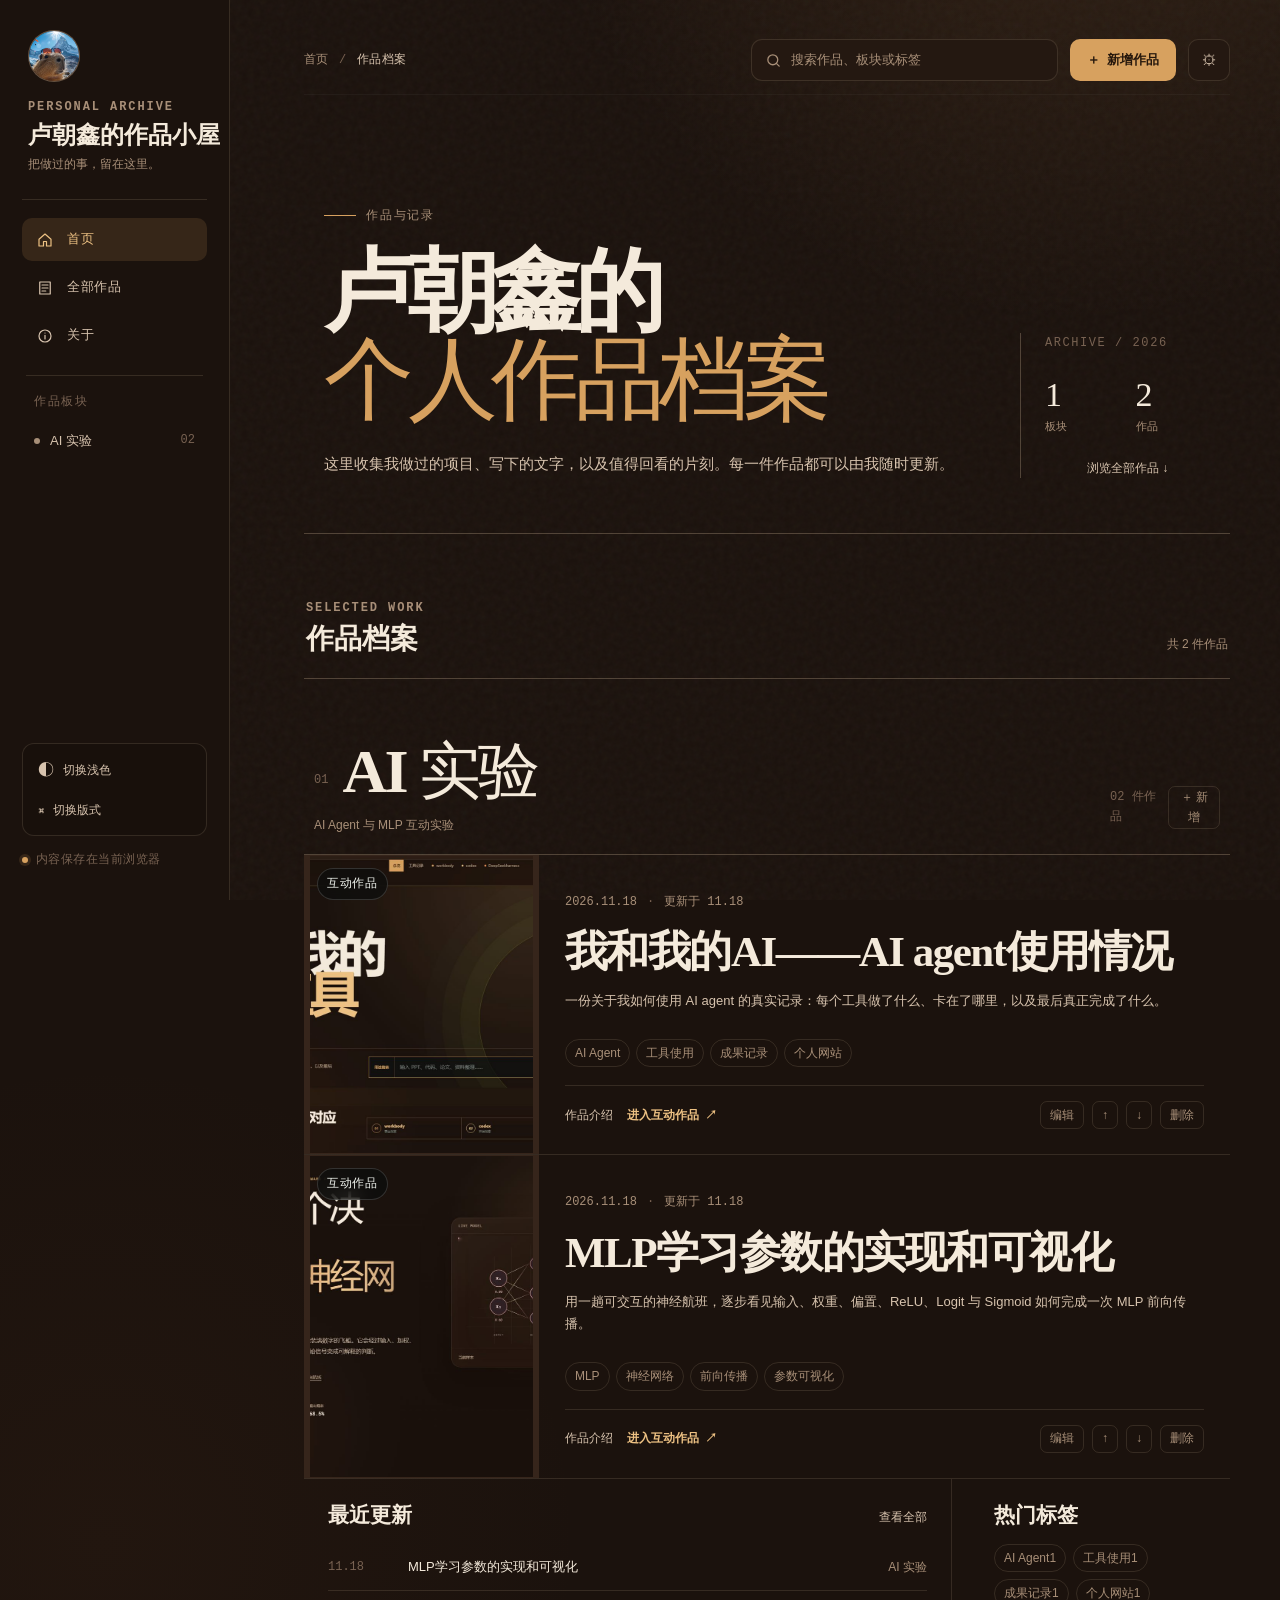
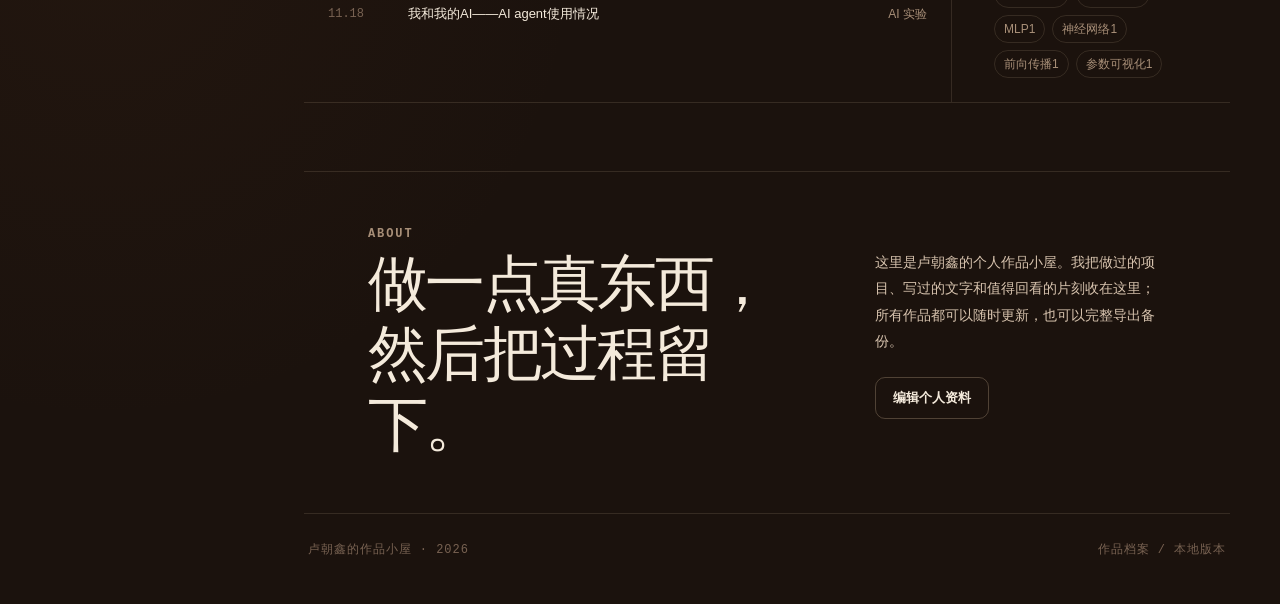
<file: index.html>
<!doctype html>
<html lang="zh-CN">
<head>
  <meta charset="utf-8">
  <meta name="viewport" content="width=device-width, initial-scale=1">
  <meta name="description" content="一个可以在本地管理作品、图片与外部链接的个人作品集。">
  <meta name="theme-color" content="#1b120d">
  <title>卢朝鑫的作品小屋</title>
  <link rel="icon" href="data:image/svg+xml,%3Csvg xmlns='http://www.w3.org/2000/svg' viewBox='0 0 64 64'%3E%3Crect width='64' height='64' rx='16' fill='%231b120d'/%3E%3Cpath d='M17 20h30v9H17zM17 35h18v9H17zM41 35h6v9h-6z' fill='%23d7a15f'/%3E%3C/svg%3E">
  <link rel="stylesheet" href="styles.css">
</head>
<body data-layout="index" data-theme="dark">
  <a class="skip-link" href="#mainContent">跳到主要内容</a>

  <div class="app-shell">
    <aside class="sidebar" id="sidebar" aria-label="个人资料与作品导航">
      <button class="mobile-sidebar-close icon-button" id="closeSidebarButton" type="button" aria-label="关闭导航">×</button>

      <div class="profile">
        <div class="avatar-frame">
          <img id="profileAvatar" class="avatar" alt="" hidden>
          <span id="profileMonogram" class="avatar avatar-fallback" aria-hidden="true">卢</span>
        </div>
        <div class="profile-copy">
          <p class="eyebrow">PERSONAL ARCHIVE</p>
          <h1 id="sidebarSiteName">卢朝鑫的作品小屋</h1>
          <p id="sidebarTagline" class="site-tagline">把做过的事，留在这里。</p>
        </div>
      </div>

      <nav class="sidebar-nav" aria-label="站内导航">
        <a class="nav-item is-active" href="#home" data-nav="home">
          <span class="nav-icon" aria-hidden="true">
            <svg viewBox="0 0 24 24"><path d="M4 11 12 4l8 7v9h-6v-6h-4v6H4z"/></svg>
          </span>
          <span>首页</span>
        </a>
        <a class="nav-item" href="#workArchive" data-nav="workArchive">
          <span class="nav-icon" aria-hidden="true">
            <svg viewBox="0 0 24 24"><path d="M5 4h14v16H5zM8 8h8M8 12h8M8 16h5"/></svg>
          </span>
          <span>全部作品</span>
        </a>
        <a class="nav-item" href="#aboutSection" data-nav="about">
          <span class="nav-icon" aria-hidden="true">
            <svg viewBox="0 0 24 24"><circle cx="12" cy="12" r="8"/><path d="M12 11v5M12 8h.01"/></svg>
          </span>
          <span>关于</span>
        </a>
      </nav>

      <div class="sidebar-divider" aria-hidden="true"></div>
      <p class="nav-label">作品板块</p>
      <nav class="module-nav" id="moduleNav" aria-label="作品板块"></nav>

      <div class="sidebar-bottom">
        <div class="view-controls" aria-label="页面外观">
          <button class="sidebar-tool" id="themeButton" type="button" aria-label="切换明暗主题">
            <span class="theme-glyph" aria-hidden="true">◐</span>
            <span id="themeButtonText">切换浅色</span>
          </button>
          <button class="sidebar-tool" id="layoutButton" type="button">
            <span aria-hidden="true">⌘</span>
            <span>切换版式</span>
          </button>
        </div>
        <p class="local-status"><span class="status-dot" aria-hidden="true"></span>内容保存在当前浏览器</p>
      </div>
    </aside>

    <div class="mobile-scrim" id="sidebarScrim" hidden></div>

    <main class="main-content" id="mainContent">
      <header class="topbar">
        <div class="topbar-leading">
          <button class="mobile-menu-button icon-button" id="openSidebarButton" type="button" aria-label="打开导航">☰</button>
          <p class="breadcrumb"><span>首页</span><i aria-hidden="true">/</i><strong id="breadcrumbCurrent">作品档案</strong></p>
        </div>

        <div class="topbar-actions">
          <label class="search-control" for="searchInput">
            <svg aria-hidden="true" viewBox="0 0 24 24"><circle cx="11" cy="11" r="7"/><path d="m16 16 4 4"/></svg>
            <input id="searchInput" type="search" autocomplete="off" placeholder="搜索作品、板块或标签">
            <button id="clearSearchButton" class="clear-search" type="button" aria-label="清空搜索" hidden>×</button>
          </label>
          <button class="primary-button" id="addWorkButton" type="button">
            <span aria-hidden="true">＋</span>
            新增作品
          </button>
          <button class="icon-button manage-icon" id="settingsButton" type="button" aria-label="站点设置" title="站点设置">⚙</button>
        </div>
      </header>

      <section class="hero" id="home" aria-labelledby="heroTitle">
        <div class="hero-copy">
          <p class="hero-kicker"><span></span>作品与记录</p>
          <h2 id="heroTitle">
            <span id="heroOwnerName">卢朝鑫</span>的<br>
            <em>个人作品档案</em>
          </h2>
          <p class="hero-intro" id="heroIntro">这里收集我做过的项目、写下的文字，以及值得回看的片刻。每一件作品都可以由我随时更新。</p>
        </div>

        <div class="hero-aside" aria-label="作品统计">
          <p class="hero-index" id="heroIndex">ARCHIVE / 2026</p>
          <div class="hero-counts">
            <div>
              <strong id="moduleCount">0</strong>
              <span>板块</span>
            </div>
            <div>
              <strong id="workCount">0</strong>
              <span>作品</span>
            </div>
          </div>
          <button class="text-button" id="exploreButton" type="button">
            浏览全部作品 <span aria-hidden="true">↓</span>
          </button>
        </div>
      </section>

      <section class="archive-section" id="workArchive" aria-labelledby="archiveTitle">
        <div class="section-heading">
          <div>
            <p class="section-kicker">SELECTED WORK</p>
            <h2 id="archiveTitle">作品档案</h2>
          </div>
          <p class="results-copy" id="resultsCopy" aria-live="polite">全部作品</p>
        </div>

        <div class="workspace" id="workspace"></div>

        <div class="empty-state" id="emptyState" hidden>
          <span class="empty-mark" aria-hidden="true">∅</span>
          <h3 id="emptyTitle">还没有作品</h3>
          <p id="emptyCopy">新增第一件作品，它会连同所属的板块大标题一起出现在首页。</p>
          <button class="primary-button" id="emptyActionButton" type="button">新增作品</button>
        </div>
      </section>

      <section class="lower-grid" aria-label="最近更新与标签">
        <section class="recent-section" aria-labelledby="recentTitle">
          <div class="subsection-heading">
            <h2 id="recentTitle">最近更新</h2>
            <button class="text-button" type="button" data-scroll="workArchive">查看全部</button>
          </div>
          <ol class="recent-list" id="recentList"></ol>
        </section>

        <section class="tags-section" aria-labelledby="tagsTitle">
          <div class="subsection-heading">
            <h2 id="tagsTitle">热门标签</h2>
          </div>
          <div class="tag-cloud" id="tagCloud"></div>
        </section>
      </section>

      <section class="about-section" id="aboutSection" aria-labelledby="aboutTitle">
        <p class="section-kicker">ABOUT</p>
        <div class="about-grid">
          <h2 id="aboutTitle">做一点真东西，<br>然后把过程留下。</h2>
          <div>
            <p id="aboutCopy">这是个人作品档案的第一版。你可以在设置中修改头像、站点名、简介和作品板块；上传的图片保存在当前浏览器里，也可以完整导出备份。</p>
            <button class="outline-button" id="editProfileButton" type="button">编辑个人资料</button>
          </div>
        </div>
      </section>

      <footer class="site-footer">
        <p><span id="footerSiteName">卢朝鑫的作品小屋</span> · <span id="footerYear">2026</span></p>
        <p>作品档案 / 本地版本</p>
      </footer>
    </main>
  </div>

  <dialog class="dialog work-dialog" id="workEditorDialog" aria-labelledby="workEditorTitle">
    <form id="workForm" class="dialog-form" novalidate>
      <header class="dialog-header">
        <div>
          <p class="dialog-kicker">WORK EDITOR</p>
          <h2 id="workEditorTitle">新增作品</h2>
        </div>
        <button class="dialog-close" id="closeWorkEditorButton" type="button" aria-label="关闭">×</button>
      </header>

      <div class="editor-highlight">
        <label class="field module-title-field">
          <span>板块大标题 <b>*</b></span>
          <input id="fieldModuleTitle" name="moduleTitle" type="text" maxlength="48" list="moduleSuggestions" required placeholder="例如：AI 实验、摄影、学习记录">
          <datalist id="moduleSuggestions"></datalist>
          <small>选择已有板块；输入新名称会自动创建新板块。</small>
        </label>
      </div>

      <div class="editor-grid">
        <label class="field wide-field">
          <span>作品标题 <b>*</b></span>
          <input id="fieldWorkTitle" name="title" type="text" maxlength="100" required placeholder="给这件作品起一个清楚的名字">
        </label>

        <label class="field">
          <span>作品形式</span>
          <select id="fieldWorkType" name="type">
            <option value="mixed">图文 / 综合</option>
            <option value="app">互动作品</option>
            <option value="image">图片作品</option>
            <option value="text">文字作品</option>
            <option value="link">网址作品</option>
          </select>
        </label>

        <label class="field">
          <span>作品日期</span>
          <input id="fieldWorkDate" name="date" type="date">
        </label>

        <label class="field">
          <span>发布状态</span>
          <select id="fieldWorkStatus" name="status">
            <option value="published">发布</option>
            <option value="draft">草稿</option>
          </select>
        </label>

        <label class="field wide-field">
          <span>一句话介绍</span>
          <textarea id="fieldSummary" name="summary" rows="3" maxlength="320" placeholder="用一两句话说明这件作品是什么、解决了什么问题"></textarea>
        </label>

        <label class="field wide-field">
          <span>正文内容</span>
          <textarea id="fieldBody" name="body" rows="8" placeholder="支持普通文字，空行会保留为段落。图片可在下方单独上传。"></textarea>
        </label>

        <label class="field wide-field">
          <span>相关网址</span>
          <textarea id="fieldLinks" name="links" rows="3" placeholder="每行一个：作品在线预览 | https://example.com"></textarea>
          <small>没有名称时直接粘贴网址即可；外部链接会在新窗口打开。</small>
        </label>

        <label class="field wide-field">
          <span>标签</span>
          <input id="fieldTags" name="tags" type="text" maxlength="220" placeholder="用逗号分隔，例如：机器学习, 交互设计, 摄影">
        </label>

        <div class="field wide-field">
          <span>作品图片</span>
          <label class="upload-zone" id="imageUploadZone" for="fieldImages">
            <span class="upload-icon" aria-hidden="true">＋</span>
            <strong>选择图片或拖进来</strong>
            <small>支持 JPG、PNG、WebP；上传后自动压缩，第一张作为封面。</small>
          </label>
          <input id="fieldImages" type="file" accept="image/jpeg,image/png,image/webp,image/gif" multiple hidden>
          <div class="image-editor-list" id="imageEditorList"></div>
        </div>

        <label class="checkbox-field wide-field">
          <input id="fieldFeatured" type="checkbox">
          <span>在首页优先展示</span>
        </label>
      </div>

      <p class="form-error" id="workFormError" role="alert" hidden></p>

      <footer class="dialog-actions">
        <button class="outline-button" id="cancelWorkEditorButton" type="button">取消</button>
        <button class="primary-button" type="submit">保存作品</button>
      </footer>
    </form>
  </dialog>

  <dialog class="dialog detail-dialog" id="workDetailDialog" aria-labelledby="detailTitle">
    <div class="detail-shell">
      <header class="detail-topbar">
        <button class="outline-button" id="closeDetailButton" type="button">← 返回作品列表</button>
        <button class="outline-button" id="editCurrentWorkButton" type="button">编辑这件作品</button>
      </header>
      <div id="detailContent"></div>
    </div>
  </dialog>

  <dialog class="dialog interactive-dialog" id="interactiveDialog" aria-labelledby="interactiveDialogTitle">
    <div class="interactive-shell">
      <header class="interactive-toolbar">
        <button class="outline-button compact" id="interactiveBackButton" type="button">← 返回作品介绍</button>
        <div class="interactive-title">
          <span>小屋内的互动作品</span>
          <strong id="interactiveDialogTitle">我和我的AI——AI agent使用情况</strong>
        </div>
        <button class="dialog-close" id="closeInteractiveButton" type="button" aria-label="关闭互动作品">×</button>
      </header>
      <iframe id="interactiveFrame" title="我和我的AI——AI agent使用情况互动页面" allow="fullscreen"></iframe>
    </div>
  </dialog>

  <dialog class="dialog settings-dialog" id="settingsDialog" aria-labelledby="settingsTitle">
    <form id="settingsForm" class="dialog-form">
      <header class="dialog-header">
        <div>
          <p class="dialog-kicker">SITE SETTINGS</p>
          <h2 id="settingsTitle">站点设置</h2>
        </div>
        <button class="dialog-close" id="closeSettingsButton" type="button" aria-label="关闭">×</button>
      </header>

      <div class="settings-tabs" role="tablist" aria-label="设置分类">
        <button class="settings-tab is-active" type="button" role="tab" aria-selected="true" data-settings-tab="profile">个人资料</button>
        <button class="settings-tab" type="button" role="tab" aria-selected="false" data-settings-tab="modules">板块管理</button>
        <button class="settings-tab" type="button" role="tab" aria-selected="false" data-settings-tab="backup">备份与恢复</button>
      </div>

      <section class="settings-panel" data-settings-panel="profile">
        <div class="avatar-settings">
          <div class="avatar-frame small">
            <img id="settingsAvatarPreview" class="avatar" alt="" hidden>
            <span id="settingsAvatarFallback" class="avatar avatar-fallback" aria-hidden="true">卢</span>
          </div>
          <div>
            <label class="outline-button file-button" for="fieldAvatar">更换头像</label>
            <input id="fieldAvatar" type="file" accept="image/jpeg,image/png,image/webp" hidden>
            <button class="text-button danger-text" id="removeAvatarButton" type="button">移除头像</button>
          </div>
        </div>
        <div class="editor-grid">
          <label class="field">
            <span>站点名称</span>
            <input id="fieldSiteName" type="text" maxlength="48" placeholder="例如：林野的小站">
          </label>
          <label class="field">
            <span>你的名字</span>
            <input id="fieldOwnerName" type="text" maxlength="32" placeholder="例如：林野">
          </label>
          <label class="field wide-field">
            <span>一句话副标题</span>
            <input id="fieldTagline" type="text" maxlength="90" placeholder="例如：Attention Is All I Need">
          </label>
          <label class="field wide-field">
            <span>首页简介</span>
            <textarea id="fieldIntro" rows="4" maxlength="600"></textarea>
          </label>
          <label class="field wide-field">
            <span>关于页文字</span>
            <textarea id="fieldAbout" rows="5" maxlength="1200"></textarea>
          </label>
        </div>
      </section>

      <section class="settings-panel" data-settings-panel="modules" hidden>
        <p class="settings-note">板块顺序会同步到左侧导航和首页。删除板块会同时删除其中的作品。</p>
        <div class="module-manager" id="moduleManager"></div>
      </section>

      <section class="settings-panel" data-settings-panel="backup" hidden>
        <div class="backup-card">
          <div>
            <h3>完整导出</h3>
            <p>导出作品文字、板块、个人资料以及已上传的图片。文件可重新导入当前浏览器。</p>
          </div>
          <button class="outline-button" id="exportBackupButton" type="button">导出 JSON 备份</button>
        </div>
        <div class="backup-card">
          <div>
            <h3>导入备份</h3>
            <p>导入会覆盖当前内容。建议先导出一次现有数据。</p>
          </div>
          <button class="outline-button" id="importBackupTrigger" type="button">选择备份文件</button>
          <input id="importBackupInput" type="file" accept="application/json,.json" hidden>
        </div>
        <div class="backup-card danger-zone">
          <div>
            <h3>恢复示例内容</h3>
            <p>清空当前作品并重新载入初始示例。这个操作不能撤销。</p>
          </div>
          <button class="outline-button danger-button" id="resetDemoButton" type="button">恢复示例</button>
        </div>
      </section>

      <p class="form-error" id="settingsFormError" role="alert" hidden></p>

      <footer class="dialog-actions">
        <button class="outline-button" id="cancelSettingsButton" type="button">关闭</button>
        <button class="primary-button" id="saveSettingsButton" type="submit">保存设置</button>
      </footer>
    </form>
  </dialog>

  <dialog class="dialog layout-dialog" id="layoutDialog" aria-labelledby="layoutTitle">
    <div class="layout-shell">
      <header class="dialog-header">
        <div>
          <p class="dialog-kicker">VISUAL DIRECTIONS</p>
          <h2 id="layoutTitle">选择页面气质</h2>
        </div>
        <button class="dialog-close" id="closeLayoutDialogButton" type="button" aria-label="关闭">×</button>
      </header>
      <p class="layout-intro">三套版式使用同一批作品与同一套编辑功能。文字、图片、板块和作品数量都不会改变。</p>
      <div class="layout-options">
        <button class="layout-option" type="button" data-layout-choice="studio">
          <span class="layout-preview preview-studio" aria-hidden="true">
            <i></i><i></i><i></i>
          </span>
          <span><b>A · 侧栏编辑室</b><small>最接近参考图，安静、克制，适合图文档案。</small></span>
        </button>
        <button class="layout-option" type="button" data-layout-choice="gallery">
          <span class="layout-preview preview-gallery" aria-hidden="true">
            <i></i><i></i><i></i>
          </span>
          <span><b>B · 作品画廊</b><small>封面驱动、大图优先，适合视觉作品较多的作品集。</small></span>
        </button>
        <button class="layout-option" type="button" data-layout-choice="index">
          <span class="layout-preview preview-index" aria-hidden="true">
            <i></i><i></i><i></i>
          </span>
          <span><b>C · 索引档案</b><small>文字层级更强，像一本可检索的创作目录。</small></span>
        </button>
      </div>
      <div class="layout-footer">
        <p>当前版式：<strong id="currentLayoutName">侧栏编辑室</strong></p>
        <button class="primary-button" id="layoutDoneButton" type="button">使用这个版式</button>
      </div>
    </div>
  </dialog>

  <div class="toast" id="toast" role="status" aria-live="polite" aria-atomic="true"></div>

  <noscript>
    <div class="noscript">作品管理与展示需要启用 JavaScript。</div>
  </noscript>

  <script src="assets/embedded-images.js"></script>
  <script src="app.js"></script>
</body>
</html>
</file>
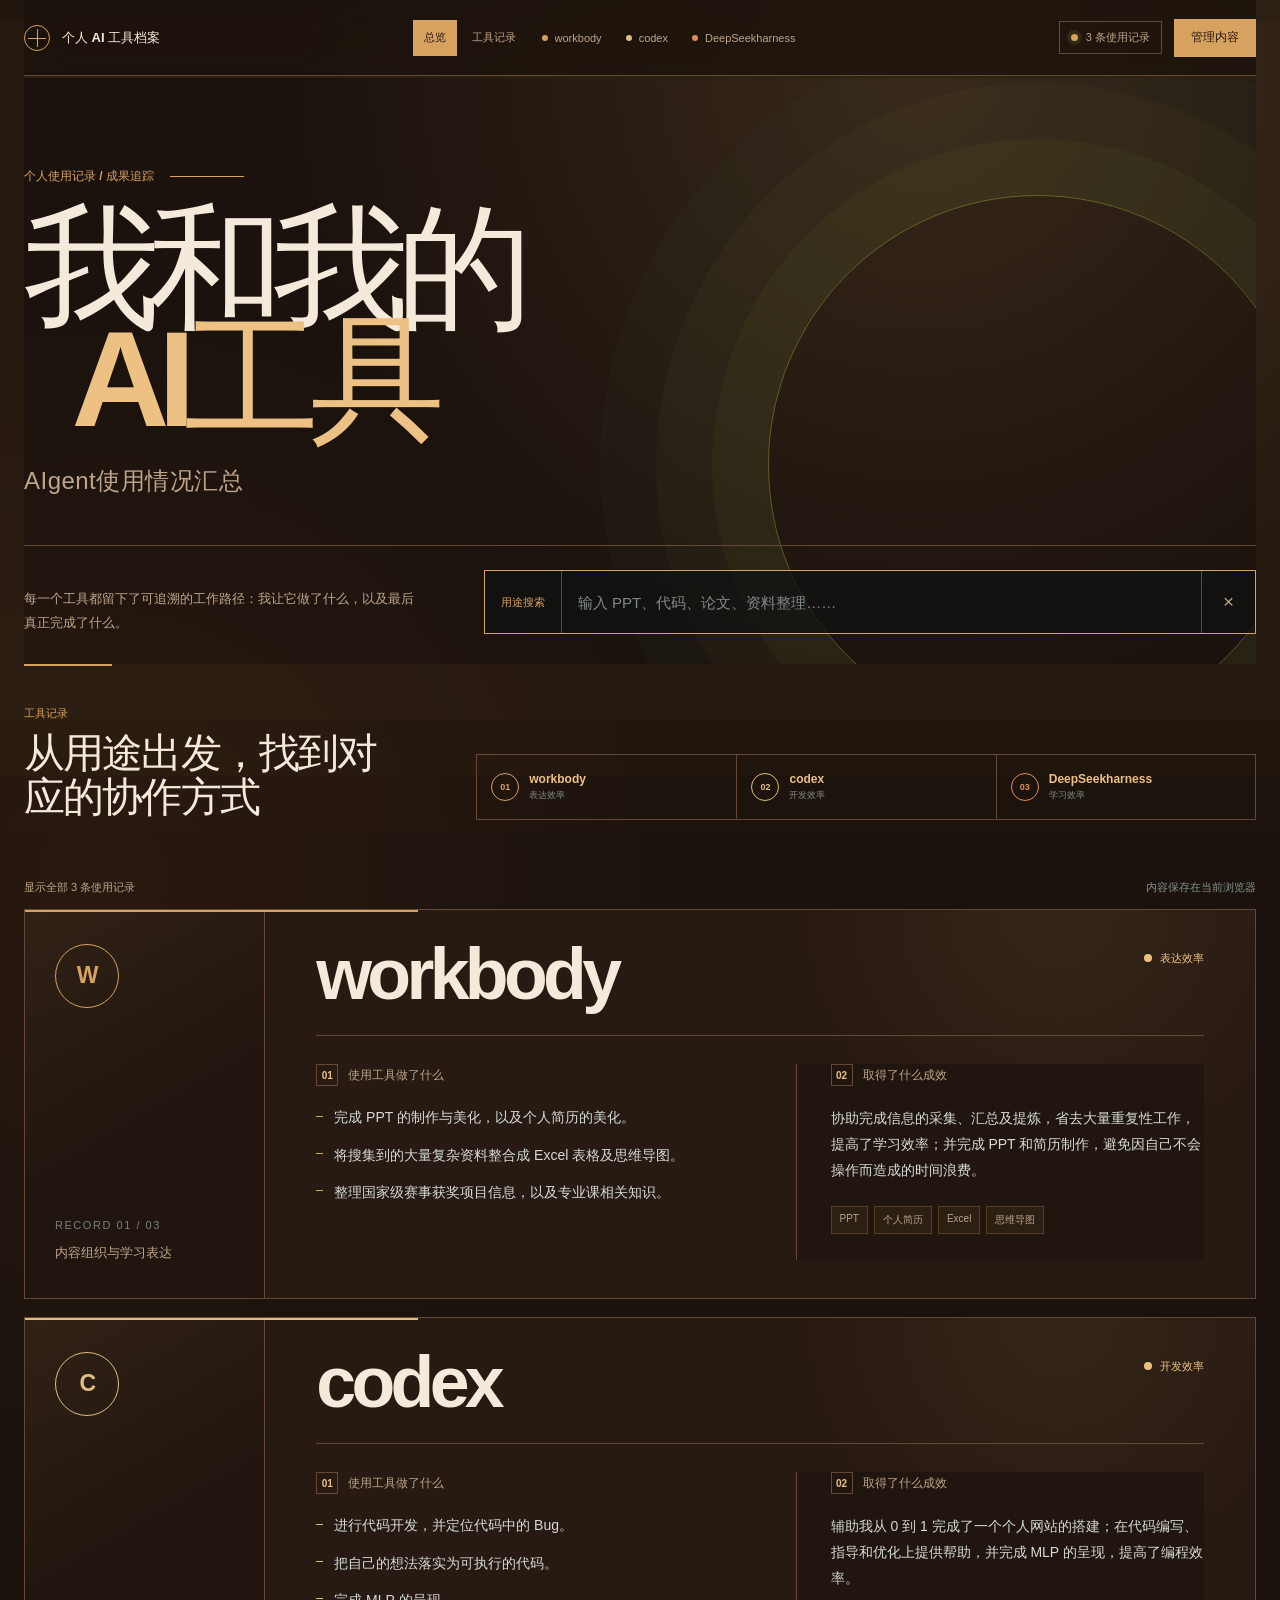
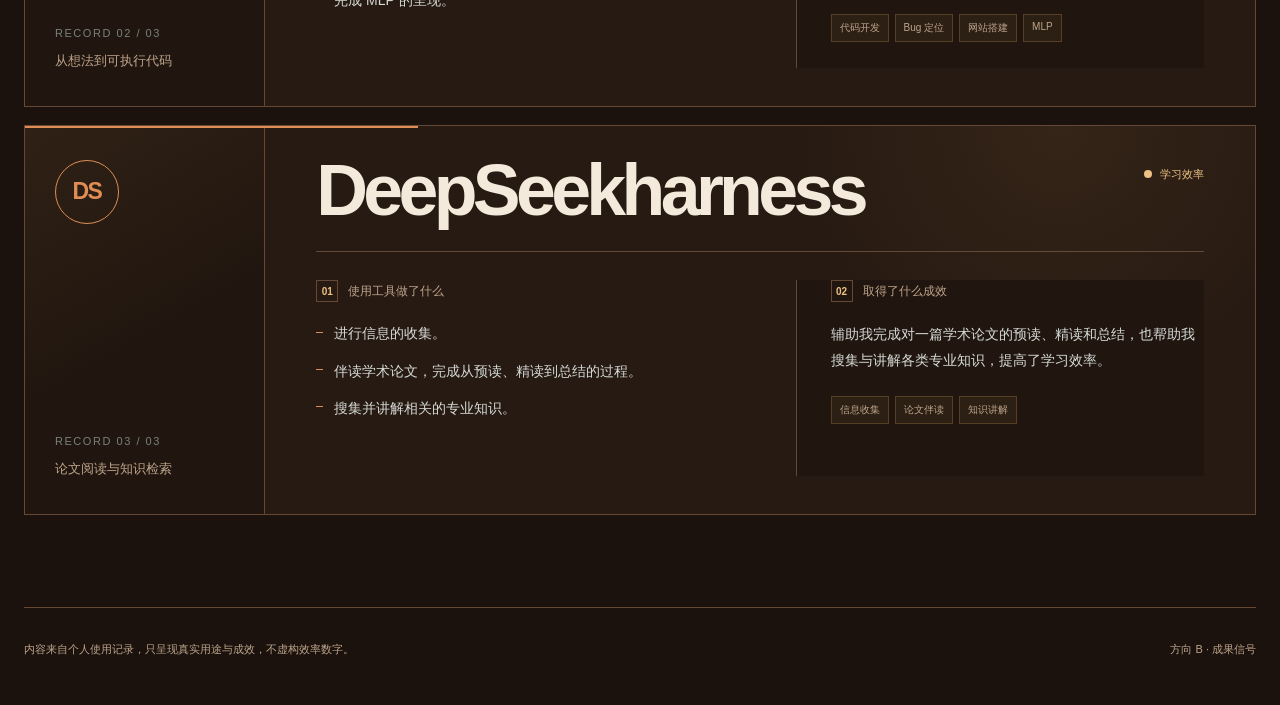
<file: works/ai-agent/index.html>
<!doctype html>
<html lang="zh-CN">
<head>
  <meta charset="utf-8">
  <meta name="viewport" content="width=device-width, initial-scale=1">
  <meta name="description" content="我和我的AI工具：AIgent使用情况汇总">
  <meta name="theme-color" content="#1b120d">
  <title>我和我的AI——AI agent使用情况</title>
  <link rel="icon" href="data:image/svg+xml,%3Csvg xmlns='http://www.w3.org/2000/svg' viewBox='0 0 64 64'%3E%3Crect width='64' height='64' rx='14' fill='%230e1111'/%3E%3Ccircle cx='32' cy='32' r='20' fill='none' stroke='%23dcff54' stroke-width='3'/%3E%3Cpath d='M32 12v40M12 32h40' stroke='%23dcff54' stroke-width='2'/%3E%3C/svg%3E">
  <link rel="stylesheet" href="styles.css">
  <link rel="stylesheet" href="warm-theme.css">
</head>
<body>
  <div class="shell">
    <header class="site-header" id="siteHeader">
      <div class="topbar">
        <a class="brand" href="#overview" aria-label="返回页面顶部">
          <span class="brand-mark" aria-hidden="true"></span>
          <span>个人 AI 工具档案</span>
        </a>
        <nav class="site-nav" id="siteNav" aria-label="主导航">
          <a class="nav-link is-active" href="#overview" data-nav-section="overview">总览</a>
          <a class="nav-link" href="#tool-index" data-nav-section="tools">工具记录</a>
          <div class="nav-tool-links" id="toolNavLinks"></div>
        </nav>
        <div class="top-actions">
          <span class="status" id="statusText">3 条使用记录</span>
          <button class="manage-button" id="manageButton" type="button" aria-expanded="false" aria-controls="managementToolbar">
            管理内容
          </button>
        </div>
      </div>
      <div class="nav-progress" aria-hidden="true"><span id="navProgress"></span></div>
    </header>

    <main id="top">
      <section class="hero" id="overview" aria-labelledby="pageTitle" data-nav-target="overview">
        <div class="hero-copy">
          <p class="hero-meta">个人使用记录 / 成果追踪</p>
          <h1 id="pageTitle">我和我的<br><em>AI工具</em></h1>
          <p class="subtitle">AIgent使用情况汇总</p>
        </div>
        <div class="hero-bottom">
          <p class="hero-note">每一个工具都留下了可追溯的工作路径：我让它做了什么，以及最后真正完成了什么。</p>
          <div class="search-box" role="search">
            <label for="searchInput">用途搜索</label>
            <input id="searchInput" type="search" autocomplete="off" placeholder="输入 PPT、代码、论文、资料整理……" aria-describedby="searchHint">
            <button class="clear-search" id="clearSearch" type="button" aria-label="清空搜索">×</button>
          </div>
          <p class="sr-only" id="searchHint">搜索会匹配工具名称、用途、成效和标签。</p>
        </div>
      </section>

      <section class="tool-index" id="tool-index" data-nav-target="tools" aria-labelledby="toolIndexTitle">
        <div class="tool-index-copy">
          <p>工具记录</p>
          <h2 id="toolIndexTitle">从用途出发，找到对应的协作方式</h2>
        </div>
        <nav class="tool-switcher" id="toolSwitcher" aria-label="快速切换工具板块"></nav>
      </section>

      <section class="management-toolbar" id="managementToolbar" aria-label="内容管理工具" hidden>
        <div class="management-copy">
          <strong>内容管理</strong>
          <span>修改会自动保存在当前浏览器，可随时导出备份。</span>
        </div>
        <div class="management-actions">
          <button class="toolbar-button primary" id="addToolButton" type="button">新增工具</button>
          <button class="toolbar-button" id="exportButton" type="button">导出备份</button>
          <button class="toolbar-button" id="importButton" type="button">导入备份</button>
          <button class="toolbar-button danger" id="resetButton" type="button">恢复初始内容</button>
          <button class="toolbar-button finish" id="finishManageButton" type="button">完成管理</button>
          <input id="importFileInput" type="file" accept="application/json,.json" hidden>
        </div>
      </section>

      <section class="results-bar" aria-live="polite" aria-atomic="true">
        <p id="resultsText">显示全部 3 条使用记录</p>
        <p class="save-state" id="saveState">内容保存在当前浏览器</p>
      </section>

      <section class="tool-list" id="toolList" aria-label="AI 工具使用记录"></section>

      <section class="empty-state" id="emptyState" role="status" hidden>
        <strong id="emptyTitle">暂时没有匹配记录</strong>
        <p id="emptyCopy">换一个用途关键词试试，例如“简历”“代码”或“论文”。</p>
        <button class="text-button" id="emptyAction" type="button">清空搜索</button>
      </section>
    </main>

    <footer>
      <p>内容来自个人使用记录，只呈现真实用途与成效，不虚构效率数字。</p>
      <p>方向 B · 成果信号</p>
    </footer>
  </div>

  <div class="toast" id="toast" role="status" aria-live="polite" aria-atomic="true"></div>

  <dialog class="editor-dialog" id="editorDialog" aria-labelledby="editorTitle">
    <form class="editor-form" id="toolForm" novalidate>
      <header class="editor-head">
        <div>
          <p class="editor-kicker">工具使用记录</p>
          <h2 id="editorTitle">新增 AI 工具</h2>
        </div>
        <button class="dialog-close" id="closeEditorButton" type="button" aria-label="关闭编辑窗口">×</button>
      </header>

      <div class="editor-grid">
        <label class="field">
          <span>工具名称 <b aria-hidden="true">*</b></span>
          <input id="fieldName" name="name" type="text" maxlength="60" autocomplete="off" required placeholder="例如 workbody">
        </label>

        <label class="field compact-field">
          <span>字母标记</span>
          <input id="fieldMonogram" name="monogram" type="text" maxlength="4" autocomplete="off" placeholder="W">
        </label>

        <label class="field">
          <span>用途概括</span>
          <input id="fieldFocus" name="focus" type="text" maxlength="80" autocomplete="off" placeholder="例如 内容组织与学习表达">
        </label>

        <label class="field">
          <span>成果关键词</span>
          <input id="fieldSignal" name="signal" type="text" maxlength="40" autocomplete="off" placeholder="例如 表达效率">
        </label>

        <label class="field wide-field">
          <span>使用工具做了什么 <b aria-hidden="true">*</b></span>
          <textarea id="fieldUses" name="uses" rows="5" required placeholder="每行填写一项用途"></textarea>
          <small>每一行会生成一条用途记录。</small>
        </label>

        <label class="field wide-field">
          <span>取得了什么成效 <b aria-hidden="true">*</b></span>
          <textarea id="fieldResult" name="result" rows="5" required placeholder="填写使用工具后取得的真实成效"></textarea>
        </label>

        <label class="field wide-field">
          <span>标签</span>
          <input id="fieldTags" name="tags" type="text" maxlength="180" autocomplete="off" placeholder="用逗号分隔，例如 PPT, 简历, Excel">
          <small>标签会参与搜索，也会显示在成效区块中。</small>
        </label>
      </div>

      <p class="form-error" id="formError" role="alert" hidden></p>

      <footer class="editor-actions">
        <button class="toolbar-button" id="cancelEditorButton" type="button">取消</button>
        <button class="toolbar-button primary" type="submit">保存记录</button>
      </footer>
    </form>
  </dialog>

  <noscript>
    <div class="noscript">此网站的编辑与搜索功能需要启用 JavaScript。</div>
  </noscript>

  <script src="embed-mode.js"></script>
  <script src="app.js"></script>
</body>
</html>
</file>
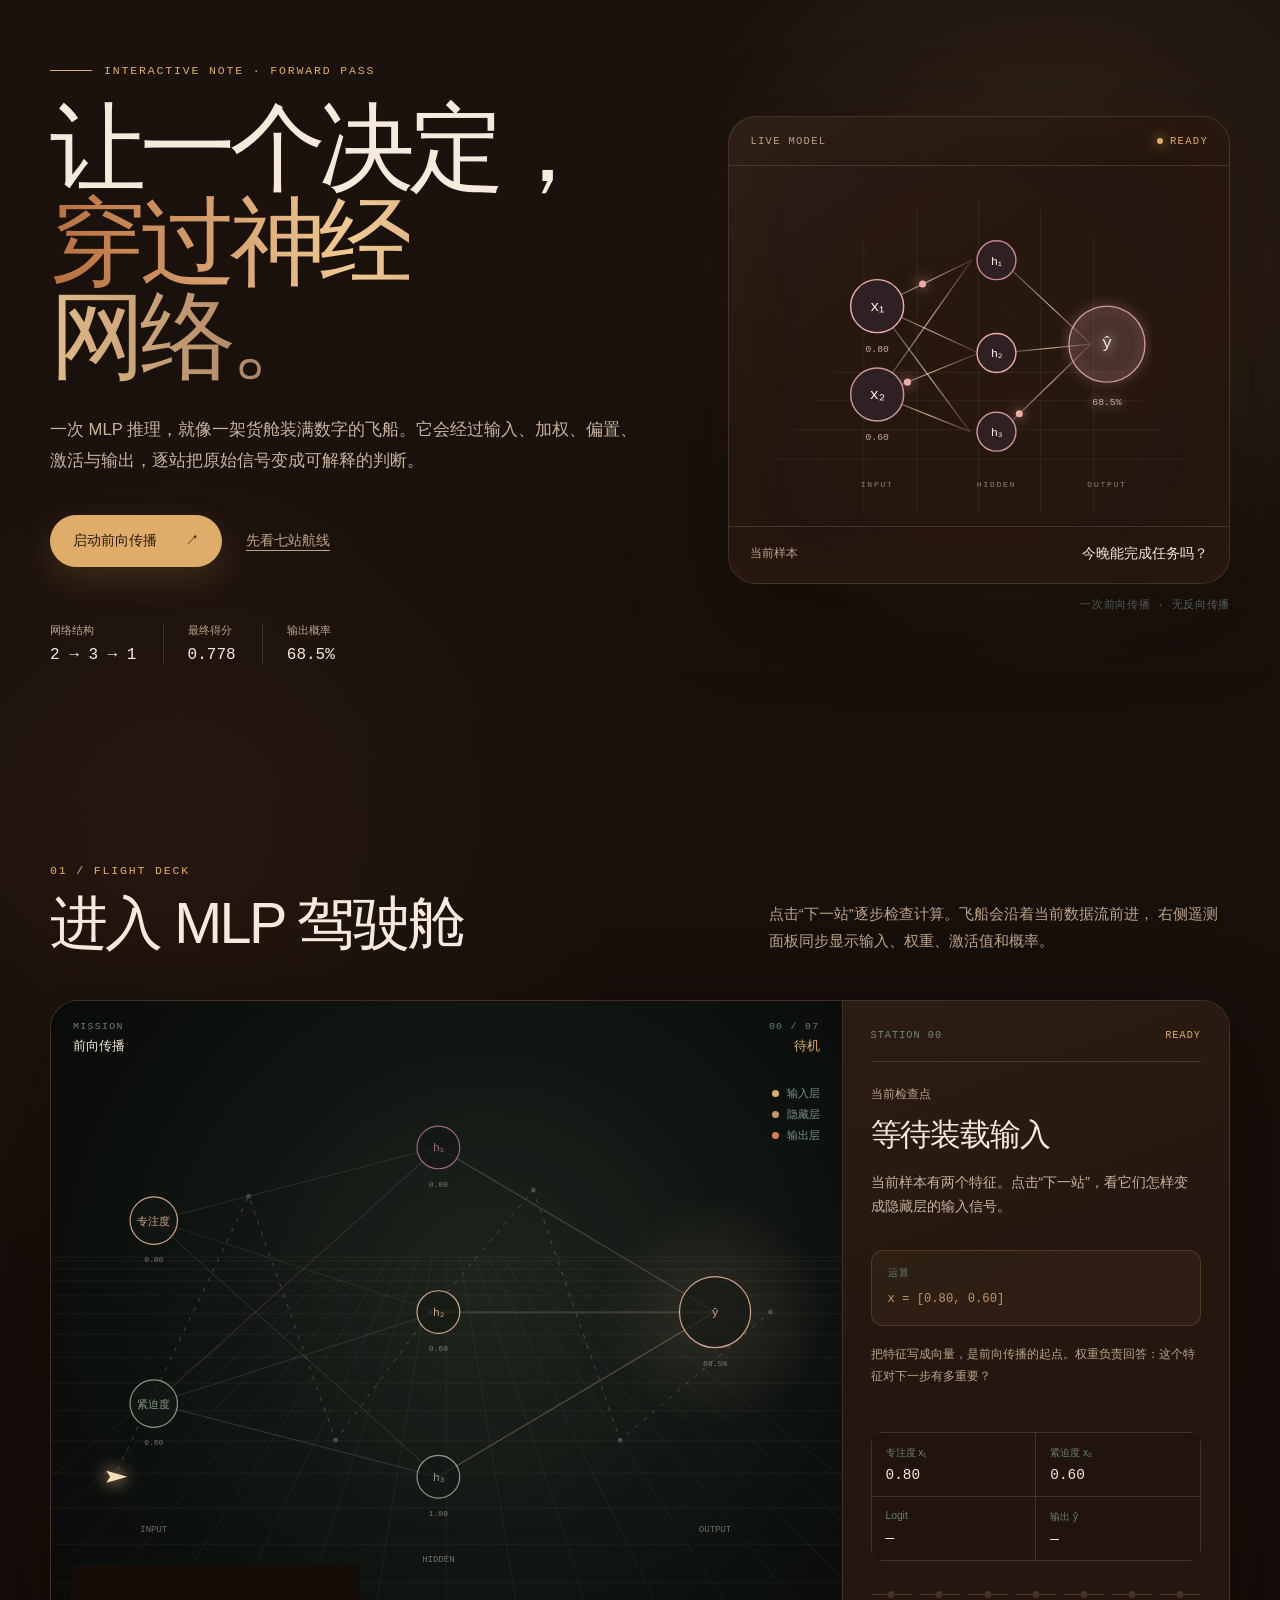
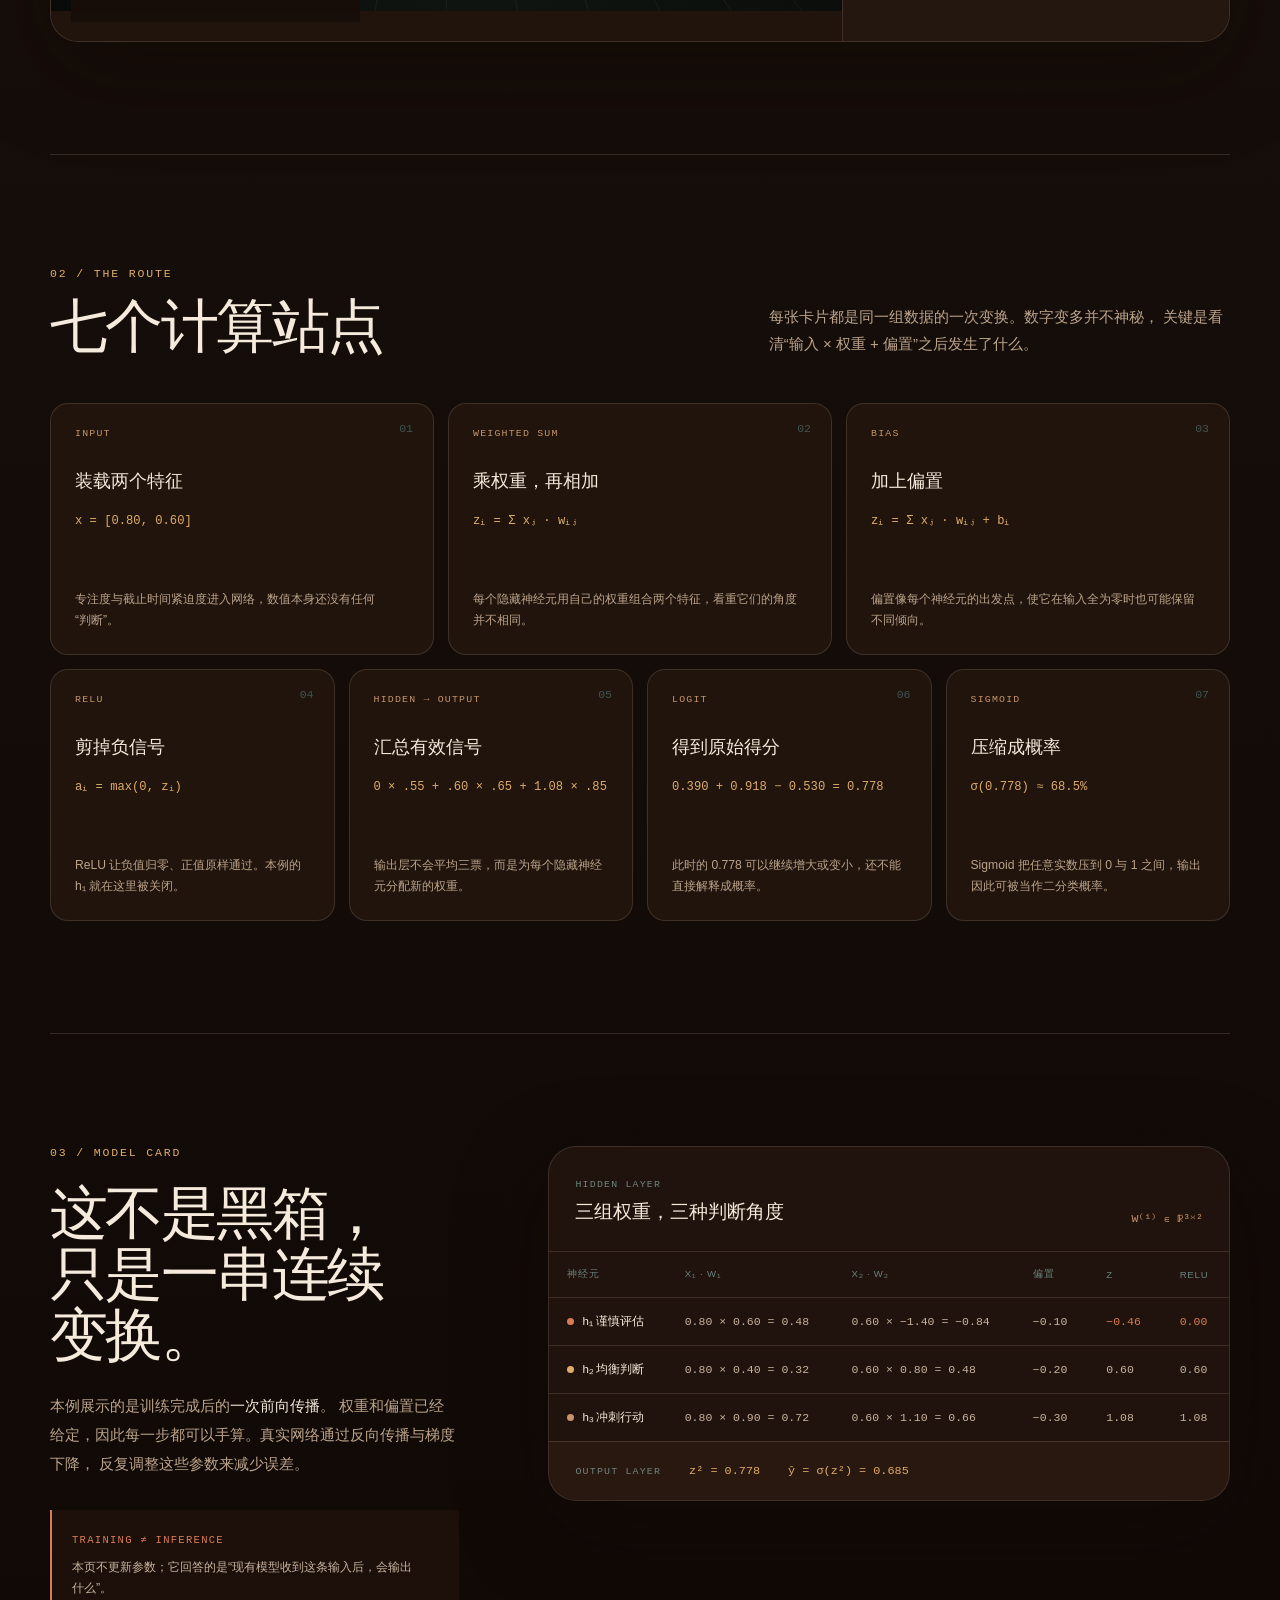
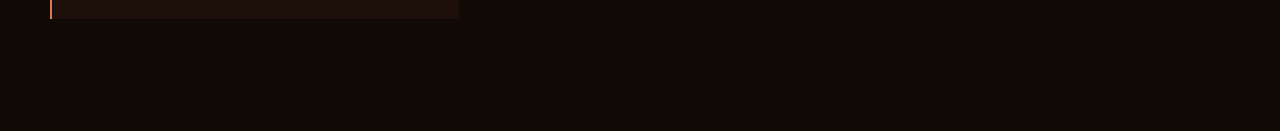
<file: works/mlp-neural-flight/index.html>
<!doctype html>
<html lang="zh-CN">
  <head>
    <meta charset="utf-8">
    <meta name="viewport" content="width=device-width, initial-scale=1">
    <meta name="description" content="用一趟可交互的神经航班，看懂多层感知机（MLP）的一次前向传播。">
    <meta name="theme-color" content="#1b120d">
    <title>MLP学习参数的实现和可视化 · MLP 神经航班</title>
    <link rel="icon" href="./favicon.svg" type="image/svg+xml">
    <link rel="stylesheet" href="./styles.css">
    <link rel="stylesheet" href="./portfolio-theme.css">
  </head>
  <body>
    <a class="skip-link" href="#main">跳到主要内容</a>

    <header class="site-header">
      <a class="brand" href="#top" aria-label="MLP 神经航班首页">
        <span class="brand-mark" aria-hidden="true">
          <span></span><span></span><span></span>
        </span>
        <span>MLP / LAB 01</span>
      </a>
      <nav aria-label="页面导航">
        <a href="#cockpit">驾驶舱</a>
        <a href="#flow">七站航线</a>
        <a href="#model">模型说明</a>
      </nav>
    </header>

    <main id="main">
      <section class="hero" id="top">
        <div class="hero-copy">
          <p class="eyebrow"><span></span> INTERACTIVE NOTE · FORWARD PASS</p>
          <h1>让一个决定，<br><em>穿过神经网络。</em></h1>
          <p class="hero-lead">
            一次 MLP 推理，就像一架货舱装满数字的飞船。它会经过输入、加权、偏置、
            激活与输出，逐站把原始信号变成可解释的判断。
          </p>
          <div class="hero-actions">
            <a class="button button-primary" href="#cockpit" id="heroLaunch">
              启动前向传播
              <span aria-hidden="true">↗</span>
            </a>
            <a class="text-link" href="#flow">先看七站航线</a>
          </div>
          <dl class="hero-stats">
            <div>
              <dt>网络结构</dt>
              <dd>2 → 3 → 1</dd>
            </div>
            <div>
              <dt>最终得分</dt>
              <dd>0.778</dd>
            </div>
            <div>
              <dt>输出概率</dt>
              <dd>68.5%</dd>
            </div>
          </dl>
        </div>

        <aside class="hero-visual" aria-label="两层权重网络示意图">
          <div class="visual-shell">
            <div class="visual-meta">
              <span>LIVE MODEL</span>
              <span class="status-dot">READY</span>
            </div>
            <svg viewBox="0 0 520 390" role="img" aria-label="两个输入节点经过三个隐藏节点，输出一个结果">
              <defs>
                <linearGradient id="edgeGlow" x1="0" x2="1">
                  <stop offset="0" stop-color="#7bdff2" stop-opacity=".15"/>
                  <stop offset=".55" stop-color="#d8ff67" stop-opacity=".75"/>
                  <stop offset="1" stop-color="#ff7a59" stop-opacity=".2"/>
                </linearGradient>
                <filter id="softGlow">
                  <feGaussianBlur stdDeviation="6" result="blur"/>
                  <feMerge>
                    <feMergeNode in="blur"/>
                    <feMergeNode in="SourceGraphic"/>
                  </feMerge>
                </filter>
              </defs>
              <g class="map-grid" aria-hidden="true">
                <path d="M30 318H490M50 285H470M75 252H445M96 220H424"/>
                <path d="M130 380V68M190 380V35M260 380V25M330 380V35M390 380V68"/>
              </g>
              <g class="map-edges">
                <path d="M145 145L252 93" />
                <path d="M145 145L260 198" />
                <path d="M145 145L250 287" />
                <path d="M145 245L252 93" />
                <path d="M145 245L260 198" />
                <path d="M145 245L250 287" />
                <path d="M285 93L387 188" />
                <path d="M285 198L387 188" />
                <path d="M285 287L387 188" />
              </g>
              <g class="map-particles" aria-hidden="true">
                <circle r="4"><animateMotion dur="3.4s" repeatCount="indefinite" path="M145 145L252 93"/></circle>
                <circle r="4"><animateMotion dur="3.8s" begin=".5s" repeatCount="indefinite" path="M145 245L260 198"/></circle>
                <circle r="4"><animateMotion dur="3.1s" begin="1s" repeatCount="indefinite" path="M285 287L387 188"/></circle>
              </g>
              <g class="map-node" transform="translate(145 145)">
                <circle r="30"/>
                <text y="5">x₁</text>
                <text class="map-value" x="0" y="52">0.80</text>
              </g>
              <g class="map-node cyan" transform="translate(145 245)">
                <circle r="30"/>
                <text y="5">x₂</text>
                <text class="map-value" x="0" y="52">0.60</text>
              </g>
              <g class="map-node small coral" transform="translate(280 93)">
                <circle r="22"/>
                <text y="5">h₁</text>
              </g>
              <g class="map-node small" transform="translate(280 198)">
                <circle r="22"/>
                <text y="5">h₂</text>
              </g>
              <g class="map-node small cyan" transform="translate(280 287)">
                <circle r="22"/>
                <text y="5">h₃</text>
              </g>
              <g class="map-node output" transform="translate(405 188)" filter="url(#softGlow)">
                <circle r="43"/>
                <text y="4">ŷ</text>
                <text class="map-value" x="0" y="69">68.5%</text>
              </g>
              <g class="layer-labels">
                <text x="145" y="350">INPUT</text>
                <text x="280" y="350">HIDDEN</text>
                <text x="405" y="350">OUTPUT</text>
              </g>
            </svg>
            <div class="visual-caption">
              <span>当前样本</span>
              <strong>今晚能完成任务吗？</strong>
            </div>
          </div>
          <span class="visual-note">一次前向传播 · 无反向传播</span>
        </aside>
      </section>

      <section class="section cockpit-section" id="cockpit">
        <div class="section-heading">
          <div>
            <p class="section-index">01 / FLIGHT DECK</p>
            <h2>进入 MLP 驾驶舱</h2>
          </div>
          <p>
            点击“下一站”逐步检查计算。飞船会沿着当前数据流前进，
            右侧遥测面板同步显示输入、权重、激活值和概率。
          </p>
        </div>

        <div class="cockpit" id="learningExperience">
          <div class="scene-shell">
            <div class="scene-hud">
              <div>
                <span class="hud-label">MISSION</span>
                <strong>前向传播</strong>
              </div>
              <div class="mini-readout">
                <span id="sceneStep">00 / 07</span>
                <strong id="sceneOutput">待机</strong>
              </div>
            </div>

            <canvas
              id="networkCanvas"
              tabindex="0"
              role="img"
              aria-label="MLP 神经网络飞行示意图。两个输入节点连接三个隐藏节点，三个隐藏节点再连接一个输出节点。"
            ></canvas>

            <div class="scene-legend" aria-hidden="true">
              <span><i class="legend-input"></i>输入层</span>
              <span><i class="legend-hidden"></i>隐藏层</span>
              <span><i class="legend-output"></i>输出层</span>
            </div>

            <div class="transport" aria-label="演示控制">
              <button class="control-button" id="resetBtn" type="button" aria-label="回到起点">↺</button>
              <button class="control-button" id="prevBtn" type="button" aria-label="上一站">←</button>
              <button class="control-button control-main" id="nextBtn" type="button">
                下一站 <span aria-hidden="true">→</span>
              </button>
              <button class="control-button" id="autoBtn" type="button" aria-pressed="false">
                自动巡航
              </button>
            </div>
          </div>

          <aside class="telemetry" aria-labelledby="stationTitle" aria-live="polite">
            <div class="telemetry-top">
              <span id="stationIndex">STATION 00</span>
              <span id="stationStatus">READY</span>
            </div>
            <p class="telemetry-kicker">当前检查点</p>
            <h3 id="stationTitle">等待装载输入</h3>
            <p id="stationIntro" class="station-intro">
              当前样本有两个特征。点击“下一站”，看它们怎样变成隐藏层的输入信号。
            </p>

            <div class="formula-card">
              <span>运算</span>
              <code id="stationFormula">x = [0.80, 0.60]</code>
            </div>
            <p id="stationDetail" class="station-detail">
              把特征写成向量，是前向传播的起点。权重负责回答：这个特征对下一步有多重要？
            </p>

            <dl class="telemetry-grid">
              <div>
                <dt>专注度 x₁</dt>
                <dd>0.80</dd>
              </div>
              <div>
                <dt>紧迫度 x₂</dt>
                <dd>0.60</dd>
              </div>
              <div>
                <dt>Logit</dt>
                <dd id="logitValue">—</dd>
              </div>
              <div>
                <dt>输出 ŷ</dt>
                <dd id="probabilityValue">—</dd>
              </div>
            </dl>

            <div class="station-track" id="stationTrack" aria-label="七站航线"></div>
          </aside>
        </div>
      </section>

      <section class="section flow-section" id="flow">
        <div class="section-heading">
          <div>
            <p class="section-index">02 / THE ROUTE</p>
            <h2>七个计算站点</h2>
          </div>
          <p>
            每张卡片都是同一组数据的一次变换。数字变多并不神秘，
            关键是看清“输入 × 权重 + 偏置”之后发生了什么。
          </p>
        </div>

        <div class="flow-grid">
          <article class="flow-card" data-step="0" tabindex="0">
            <span class="flow-number">01</span>
            <p class="flow-tag">INPUT</p>
            <h3>装载两个特征</h3>
            <code>x = [0.80, 0.60]</code>
            <p>专注度与截止时间紧迫度进入网络，数值本身还没有任何“判断”。</p>
          </article>
          <article class="flow-card" data-step="1" tabindex="0">
            <span class="flow-number">02</span>
            <p class="flow-tag">WEIGHTED SUM</p>
            <h3>乘权重，再相加</h3>
            <code>zᵢ = Σ xⱼ · wᵢⱼ</code>
            <p>每个隐藏神经元用自己的权重组合两个特征，看重它们的角度并不相同。</p>
          </article>
          <article class="flow-card" data-step="2" tabindex="0">
            <span class="flow-number">03</span>
            <p class="flow-tag">BIAS</p>
            <h3>加上偏置</h3>
            <code>zᵢ = Σ xⱼ · wᵢⱼ + bᵢ</code>
            <p>偏置像每个神经元的出发点，使它在输入全为零时也可能保留不同倾向。</p>
          </article>
          <article class="flow-card" data-step="3" tabindex="0">
            <span class="flow-number">04</span>
            <p class="flow-tag">RELU</p>
            <h3>剪掉负信号</h3>
            <code>aᵢ = max(0, zᵢ)</code>
            <p>ReLU 让负值归零、正值原样通过。本例的 h₁ 就在这里被关闭。</p>
          </article>
          <article class="flow-card" data-step="4" tabindex="0">
            <span class="flow-number">05</span>
            <p class="flow-tag">HIDDEN → OUTPUT</p>
            <h3>汇总有效信号</h3>
            <code>0 × .55 + .60 × .65 + 1.08 × .85</code>
            <p>输出层不会平均三票，而是为每个隐藏神经元分配新的权重。</p>
          </article>
          <article class="flow-card" data-step="5" tabindex="0">
            <span class="flow-number">06</span>
            <p class="flow-tag">LOGIT</p>
            <h3>得到原始得分</h3>
            <code>0.390 + 0.918 − 0.530 = 0.778</code>
            <p>此时的 0.778 可以继续增大或变小，还不能直接解释成概率。</p>
          </article>
          <article class="flow-card" data-step="6" tabindex="0">
            <span class="flow-number">07</span>
            <p class="flow-tag">SIGMOID</p>
            <h3>压缩成概率</h3>
            <code>σ(0.778) ≈ 68.5%</code>
            <p>Sigmoid 把任意实数压到 0 与 1 之间，输出因此可被当作二分类概率。</p>
          </article>
        </div>
      </section>

      <section class="section model-section" id="model">
        <div class="model-copy">
          <p class="section-index">03 / MODEL CARD</p>
          <h2>这不是黑箱，<br>只是一串连续变换。</h2>
          <p>
            本例展示的是训练完成后的<strong>一次前向传播</strong>。
            权重和偏置已经给定，因此每一步都可以手算。真实网络通过反向传播与梯度下降，
            反复调整这些参数来减少误差。
          </p>
          <div class="model-note">
            <span>TRAINING ≠ INFERENCE</span>
            <p>本页不更新参数；它回答的是“现有模型收到这条输入后，会输出什么”。</p>
          </div>
        </div>

        <div class="matrix-card">
          <div class="matrix-head">
            <div>
              <span>HIDDEN LAYER</span>
              <h3>三组权重，三种判断角度</h3>
            </div>
            <code>W⁽¹⁾ ∈ ℝ³ˣ²</code>
          </div>
          <div class="table-wrap">
            <table>
              <caption>隐藏层参数与前向计算结果</caption>
              <thead>
                <tr>
                  <th scope="col">神经元</th>
                  <th scope="col">x₁ · w₁</th>
                  <th scope="col">x₂ · w₂</th>
                  <th scope="col">偏置</th>
                  <th scope="col">z</th>
                  <th scope="col">ReLU</th>
                </tr>
              </thead>
              <tbody>
                <tr>
                  <th scope="row"><span class="node-dot dot-coral"></span>h₁ 谨慎评估</th>
                  <td>0.80 × 0.60 = 0.48</td>
                  <td>0.60 × −1.40 = −0.84</td>
                  <td>−0.10</td>
                  <td class="negative">−0.46</td>
                  <td class="negative">0.00</td>
                </tr>
                <tr>
                  <th scope="row"><span class="node-dot"></span>h₂ 均衡判断</th>
                  <td>0.80 × 0.40 = 0.32</td>
                  <td>0.60 × 0.80 = 0.48</td>
                  <td>−0.20</td>
                  <td>0.60</td>
                  <td>0.60</td>
                </tr>
                <tr>
                  <th scope="row"><span class="node-dot dot-cyan"></span>h₃ 冲刺行动</th>
                  <td>0.80 × 0.90 = 0.72</td>
                  <td>0.60 × 1.10 = 0.66</td>
                  <td>−0.30</td>
                  <td>1.08</td>
                  <td>1.08</td>
                </tr>
              </tbody>
            </table>
          </div>
          <div class="output-strip">
            <span>OUTPUT LAYER</span>
            <code>z² = 0.778</code>
            <code>ŷ = σ(z²) = 0.685</code>
          </div>
        </div>
      </section>
    </main>

    <footer class="site-footer">
      <div>
        <span class="footer-mark">MLP / LAB 01</span>
        <p>把神经网络放回可以观察的尺度。</p>
      </div>
      <p>纯静态页面 · 无外部依赖 · 可部署至 GitHub Pages</p>
    </footer>

    <script src="./embed-mode.js"></script>
    <script src="./app.js"></script>
  </body>
</html>
</file>
<file: styles.css>
:root {
  color-scheme: dark;
  --bg: #1b120d;
  --surface: #241811;
  --surface-raised: #2d1e15;
  --surface-soft: #36251b;
  --surface-strong: #443025;
  --text: #f4eadb;
  --text-soft: #d7c3ae;
  --muted: #a88f78;
  --faint: #786252;
  --line: rgba(240, 211, 176, 0.13);
  --line-strong: rgba(240, 211, 176, 0.25);
  --accent: #d7a15f;
  --accent-strong: #edc183;
  --accent-ink: #25170c;
  --accent-wash: rgba(215, 161, 95, 0.14);
  --danger: #e8a088;
  --danger-wash: rgba(232, 160, 136, 0.1);
  --shadow: 0 28px 80px rgba(18, 8, 3, 0.32);
  --sans: "Microsoft YaHei", "PingFang SC", "Noto Sans CJK SC", sans-serif;
  --serif: "Songti SC", "STSong", "Noto Serif CJK SC", Georgia, serif;
  --mono: "Cascadia Code", "SFMono-Regular", Consolas, monospace;
  --sidebar-width: 286px;
  --radius-sm: 10px;
  --radius-md: 16px;
  --radius-lg: 24px;
}

body[data-theme="light"] {
  color-scheme: light;
  --bg: #f2e8da;
  --surface: #fbf4e9;
  --surface-raised: #fffaf2;
  --surface-soft: #e9d8c2;
  --surface-strong: #dac3a7;
  --text: #2c1d13;
  --text-soft: #5f4939;
  --muted: #806954;
  --faint: #a18a73;
  --line: rgba(77, 46, 26, 0.14);
  --line-strong: rgba(77, 46, 26, 0.26);
  --accent: #a4612d;
  --accent-strong: #7d451e;
  --accent-ink: #fff9ef;
  --accent-wash: rgba(164, 97, 45, 0.11);
  --danger: #a84935;
  --danger-wash: rgba(168, 73, 53, 0.08);
  --shadow: 0 26px 70px rgba(83, 52, 29, 0.15);
}

* {
  box-sizing: border-box;
}

html {
  scroll-behavior: smooth;
}

body {
  margin: 0;
  min-width: 320px;
  min-height: 100vh;
  background:
    radial-gradient(circle at 84% -10%, rgba(224, 154, 86, 0.12), transparent 34rem),
    radial-gradient(circle at 8% 70%, rgba(116, 68, 38, 0.08), transparent 30rem),
    var(--bg);
  color: var(--text);
  font-family: var(--sans);
  font-size: 15px;
  line-height: 1.7;
  -webkit-font-smoothing: antialiased;
}

body::before {
  position: fixed;
  inset: 0;
  z-index: -1;
  pointer-events: none;
  content: "";
  opacity: 0.16;
  background-image: url("data:image/svg+xml,%3Csvg viewBox='0 0 180 180' xmlns='http://www.w3.org/2000/svg'%3E%3Cfilter id='n'%3E%3CfeTurbulence type='fractalNoise' baseFrequency='.82' numOctaves='3' stitchTiles='stitch'/%3E%3C/filter%3E%3Crect width='100%25' height='100%25' filter='url(%23n)' opacity='.24'/%3E%3C/svg%3E");
}

body:has(dialog[open]) {
  overflow: hidden;
}

button,
input,
textarea,
select {
  font: inherit;
}

button,
a {
  -webkit-tap-highlight-color: transparent;
}

button {
  color: inherit;
}

a {
  color: inherit;
  text-decoration: none;
}

img {
  max-width: 100%;
}

svg {
  display: block;
}

::selection {
  color: var(--accent-ink);
  background: var(--accent);
}

.skip-link {
  position: fixed;
  top: 10px;
  left: 10px;
  z-index: 1000;
  padding: 10px 14px;
  border-radius: 8px;
  color: var(--accent-ink);
  background: var(--accent);
  transform: translateY(-160%);
}

.skip-link:focus {
  transform: translateY(0);
}

.app-shell {
  min-height: 100vh;
}

.sidebar {
  position: fixed;
  top: 18px;
  bottom: 18px;
  left: 20px;
  z-index: 30;
  display: flex;
  width: var(--sidebar-width);
  flex-direction: column;
  padding: 22px 18px 18px;
  overflow: auto;
  border: 1px solid var(--line);
  border-radius: var(--radius-lg);
  background:
    linear-gradient(160deg, rgba(255, 255, 255, 0.025), transparent 38%),
    var(--surface);
  box-shadow: var(--shadow);
  scrollbar-width: thin;
}

.profile {
  display: grid;
  grid-template-columns: 62px minmax(0, 1fr);
  gap: 14px;
  align-items: center;
  padding: 5px 4px 24px;
  border-bottom: 1px solid var(--line);
}

.avatar-frame {
  display: grid;
  width: 62px;
  height: 62px;
  place-items: center;
  overflow: hidden;
  border: 1px solid var(--line-strong);
  border-radius: 14px;
  background: var(--surface-soft);
}

.avatar-frame.small {
  width: 72px;
  height: 72px;
  border-radius: 18px;
}

.avatar {
  width: 100%;
  height: 100%;
  object-fit: cover;
  object-position: center;
}

.avatar-fallback {
  display: grid;
  place-items: center;
  color: var(--accent-ink);
  background:
    radial-gradient(circle at 72% 24%, var(--accent-strong), transparent 32%),
    linear-gradient(145deg, #754424, var(--accent));
  font-family: var(--serif);
  font-size: 24px;
  font-weight: 700;
}

.eyebrow,
.section-kicker,
.dialog-kicker {
  margin: 0 0 4px;
  color: var(--muted);
  font-family: var(--mono);
  font-size: 12px;
  font-weight: 600;
  letter-spacing: 0.16em;
}

.profile h1 {
  margin: 0;
  overflow: hidden;
  color: var(--text);
  font-family: var(--serif);
  font-size: clamp(20px, 2vw, 27px);
  font-weight: 700;
  line-height: 1.2;
  text-overflow: ellipsis;
  white-space: nowrap;
}

.site-tagline {
  margin: 5px 0 0;
  overflow: hidden;
  color: var(--muted);
  font-size: 12px;
  line-height: 1.5;
  text-overflow: ellipsis;
  white-space: nowrap;
}

.sidebar-nav {
  display: grid;
  gap: 5px;
  padding-top: 18px;
}

.nav-item {
  display: flex;
  min-height: 43px;
  align-items: center;
  gap: 12px;
  padding: 8px 12px;
  border: 1px solid transparent;
  border-radius: 10px;
  color: var(--text-soft);
  font-family: var(--mono);
  font-size: 13px;
  letter-spacing: 0.04em;
  transition: color 160ms ease, background 160ms ease, border-color 160ms ease;
}

.nav-item:hover,
.nav-item:focus-visible {
  border-color: var(--line);
  color: var(--text);
  background: rgba(255, 255, 255, 0.025);
}

.nav-item.is-active {
  color: var(--accent-strong);
  background: var(--accent-wash);
}

.nav-icon {
  display: grid;
  width: 20px;
  height: 20px;
  flex: 0 0 auto;
  place-items: center;
}

.nav-icon svg {
  width: 18px;
  height: 18px;
  fill: none;
  stroke: currentColor;
  stroke-linecap: round;
  stroke-linejoin: round;
  stroke-width: 1.6;
}

.sidebar-divider {
  height: 1px;
  margin: 18px 4px 16px;
  background: var(--line);
}

.nav-label {
  margin: 0 12px 9px;
  color: var(--faint);
  font-family: var(--mono);
  font-size: 12px;
  letter-spacing: 0.14em;
  text-transform: uppercase;
}

.module-nav {
  display: grid;
  gap: 2px;
}

.module-nav-link {
  display: flex;
  min-height: 38px;
  align-items: center;
  gap: 10px;
  padding: 6px 12px;
  border-radius: 9px;
  color: var(--text-soft);
  font-size: 13px;
  transition: color 160ms ease, background 160ms ease;
}

.module-nav-link:hover {
  color: var(--text);
  background: rgba(255, 255, 255, 0.025);
}

.module-nav-link span:first-child {
  overflow: hidden;
  text-overflow: ellipsis;
  white-space: nowrap;
}

.module-nav-count {
  margin-left: auto;
  color: var(--faint);
  font-family: var(--mono);
  font-size: 12px;
}

.dot-mark {
  width: 6px;
  height: 6px;
  flex: 0 0 auto;
  border-radius: 50%;
  background: var(--muted);
}

.module-nav-link.is-empty {
  opacity: 0.5;
}

.sidebar-bottom {
  display: grid;
  gap: 14px;
  margin-top: auto;
  padding-top: 22px;
}

.view-controls {
  display: grid;
  gap: 5px;
  padding: 7px;
  border: 1px solid var(--line);
  border-radius: 12px;
  background: rgba(0, 0, 0, 0.1);
}

.sidebar-tool {
  display: flex;
  min-height: 34px;
  align-items: center;
  gap: 9px;
  padding: 5px 8px;
  border: 0;
  border-radius: 7px;
  color: var(--text-soft);
  background: transparent;
  cursor: pointer;
  font-size: 12px;
  text-align: left;
}

.sidebar-tool:hover {
  color: var(--text);
  background: var(--surface-soft);
}

.theme-glyph {
  font-size: 16px;
}

.local-status {
  display: flex;
  align-items: center;
  gap: 8px;
  margin: 0;
  color: var(--faint);
  font-family: var(--mono);
  font-size: 12px;
  letter-spacing: 0.04em;
}

.status-dot {
  width: 6px;
  height: 6px;
  border-radius: 50%;
  background: var(--accent);
  box-shadow: 0 0 0 3px var(--accent-wash);
}

.main-content {
  width: min(1500px, calc(100% - var(--sidebar-width) - 96px));
  margin-left: calc(var(--sidebar-width) + 64px);
  padding: 16px 32px 44px;
}

.topbar {
  display: flex;
  min-height: 68px;
  align-items: center;
  justify-content: space-between;
  gap: 20px;
}

.topbar-leading,
.topbar-actions {
  display: flex;
  align-items: center;
  gap: 12px;
}

.breadcrumb {
  display: flex;
  align-items: center;
  gap: 10px;
  margin: 0;
  color: var(--muted);
  font-family: var(--mono);
  font-size: 12px;
  letter-spacing: 0.04em;
}

.breadcrumb i {
  color: var(--faint);
  font-style: normal;
}

.breadcrumb strong {
  color: var(--text-soft);
  font-weight: 500;
}

.search-control {
  display: flex;
  width: clamp(210px, 24vw, 350px);
  height: 42px;
  align-items: center;
  gap: 9px;
  padding: 0 13px;
  border: 1px solid var(--line);
  border-radius: 11px;
  background: var(--surface);
  transition: border-color 160ms ease, box-shadow 160ms ease;
}

.search-control:focus-within {
  border-color: var(--line-strong);
  box-shadow: 0 0 0 3px var(--accent-wash);
}

.search-control svg {
  width: 17px;
  height: 17px;
  flex: 0 0 auto;
  fill: none;
  stroke: var(--muted);
  stroke-linecap: round;
  stroke-width: 1.8;
}

.search-control input {
  width: 100%;
  min-width: 0;
  padding: 0;
  border: 0;
  outline: 0;
  color: var(--text);
  background: transparent;
  font-size: 13px;
}

.search-control input::placeholder {
  color: var(--muted);
}

.search-control input::-webkit-search-cancel-button {
  display: none;
}

.clear-search {
  padding: 0 2px;
  border: 0;
  color: var(--muted);
  background: transparent;
  cursor: pointer;
  font-size: 20px;
  line-height: 1;
}

.primary-button,
.outline-button,
.text-button,
.icon-button,
.card-button,
.settings-tab {
  border: 0;
  cursor: pointer;
}

.primary-button,
.outline-button {
  display: inline-flex;
  min-height: 42px;
  align-items: center;
  justify-content: center;
  gap: 7px;
  padding: 0 17px;
  border-radius: 10px;
  font-size: 13px;
  font-weight: 650;
  transition: transform 160ms ease, background 160ms ease, border-color 160ms ease;
}

.primary-button {
  color: var(--accent-ink);
  background: var(--accent);
}

.primary-button:hover {
  background: var(--accent-strong);
  transform: translateY(-1px);
}

.outline-button {
  border: 1px solid var(--line-strong);
  color: var(--text);
  background: transparent;
}

.outline-button:hover {
  border-color: var(--muted);
  background: var(--surface-soft);
}

.outline-button.compact {
  min-height: 34px;
  padding: 0 12px;
  font-size: 12px;
}

.text-button {
  padding: 0;
  color: var(--text-soft);
  background: transparent;
  font-size: 12px;
}

.text-button:hover {
  color: var(--accent-strong);
}

.icon-button {
  display: grid;
  width: 42px;
  height: 42px;
  place-items: center;
  border: 1px solid var(--line);
  border-radius: 10px;
  color: var(--text-soft);
  background: var(--surface);
}

.icon-button:hover {
  border-color: var(--line-strong);
  color: var(--text);
}

.mobile-menu-button,
.mobile-sidebar-close {
  display: none;
}

.hero {
  display: grid;
  min-height: 390px;
  grid-template-columns: minmax(0, 1fr) 205px;
  gap: 40px;
  align-items: end;
  padding: 68px clamp(22px, 4vw, 64px) 52px;
  border: 1px solid var(--line);
  border-radius: var(--radius-lg);
  background:
    linear-gradient(120deg, var(--surface-raised), transparent 75%),
    var(--surface);
  box-shadow: inset 0 1px rgba(255, 255, 255, 0.035);
}

.hero-copy {
  max-width: 800px;
}

.hero-kicker {
  display: flex;
  align-items: center;
  gap: 10px;
  margin: 0 0 22px;
  color: var(--muted);
  font-family: var(--mono);
  font-size: 12px;
  letter-spacing: 0.15em;
  text-transform: uppercase;
}

.hero-kicker span {
  width: 32px;
  height: 1px;
  background: var(--accent);
}

.hero h2 {
  margin: 0;
  color: var(--text);
  font-family: var(--serif);
  font-size: clamp(44px, 6vw, 82px);
  font-weight: 650;
  letter-spacing: -0.055em;
  line-height: 1.02;
}

.hero h2 em {
  color: var(--accent);
  font-style: normal;
}

.hero-intro {
  max-width: 640px;
  margin: 26px 0 0;
  color: var(--text-soft);
  font-size: 15px;
  line-height: 1.9;
}

.hero-aside {
  display: grid;
  gap: 22px;
  align-content: end;
  padding-left: 24px;
  border-left: 1px solid var(--line);
}

.hero-index {
  margin: 0;
  color: var(--faint);
  font-family: var(--mono);
  font-size: 12px;
  letter-spacing: 0.13em;
}

.hero-counts {
  display: grid;
  grid-template-columns: 1fr 1fr;
  gap: 16px;
}

.hero-counts div {
  display: grid;
  gap: 1px;
}

.hero-counts strong {
  font-family: var(--serif);
  font-size: 34px;
  font-weight: 500;
  line-height: 1.2;
}

.hero-counts span {
  color: var(--muted);
  font-size: 11px;
}

.archive-section {
  padding-top: 64px;
}

.section-heading,
.subsection-heading {
  display: flex;
  align-items: end;
  justify-content: space-between;
  gap: 20px;
}

.section-heading {
  padding: 0 2px 22px;
  border-bottom: 1px solid var(--line);
}

.section-heading h2,
.subsection-heading h2 {
  margin: 0;
  font-family: var(--serif);
  font-size: 28px;
  font-weight: 600;
  line-height: 1.2;
}

.results-copy {
  margin: 0 0 2px;
  color: var(--muted);
  font-size: 12px;
}

.workspace {
  display: grid;
  gap: 60px;
  padding-top: 34px;
}

.module-section {
  scroll-margin-top: 28px;
}

.module-header {
  display: grid;
  grid-template-columns: minmax(0, 1fr) auto;
  gap: 20px;
  align-items: end;
  margin-bottom: 19px;
}

.module-title-wrap {
  min-width: 0;
}

.module-number {
  display: inline-block;
  margin-right: 10px;
  color: var(--faint);
  font-family: var(--mono);
  font-size: 12px;
  vertical-align: 9px;
}

.module-title {
  display: inline;
  margin: 0;
  font-family: var(--serif);
  font-size: clamp(30px, 4vw, 48px);
  font-weight: 550;
  letter-spacing: -0.045em;
  line-height: 1.15;
}

.module-subtitle {
  margin: 8px 0 0;
  color: var(--muted);
  font-size: 12px;
}

.module-meta {
  display: flex;
  align-items: center;
  gap: 12px;
  margin-bottom: 7px;
}

.module-meta span {
  color: var(--faint);
  font-family: var(--mono);
  font-size: 12px;
}

.work-grid {
  display: grid;
  grid-template-columns: repeat(2, minmax(0, 1fr));
  gap: 18px;
}

.work-card {
  position: relative;
  display: flex;
  min-width: 0;
  flex-direction: column;
  overflow: hidden;
  border: 1px solid var(--line);
  border-radius: var(--radius-md);
  background: var(--surface);
  transition: border-color 200ms ease, transform 200ms ease, background 200ms ease;
}

.work-card:hover {
  border-color: var(--line-strong);
  background: var(--surface-raised);
  transform: translateY(-3px);
}

.work-card.is-featured {
  grid-column: 1 / -1;
  display: grid;
  grid-template-columns: minmax(250px, 0.92fr) minmax(0, 1.08fr);
}

.work-cover {
  position: relative;
  display: block;
  min-height: 220px;
  overflow: hidden;
  border: 0;
  background: var(--surface-soft);
  cursor: pointer;
}

.work-card.is-featured .work-cover {
  min-height: 330px;
}

.work-cover img {
  width: 100%;
  height: 100%;
  min-height: inherit;
  object-fit: cover;
  transition: transform 500ms cubic-bezier(0.2, 0.65, 0.2, 1);
}

.work-card:hover .work-cover img {
  transform: scale(1.025);
}

.cover-placeholder {
  position: relative;
  display: grid;
  width: 100%;
  height: 100%;
  min-height: inherit;
  place-items: center;
  color: var(--accent);
  background:
    linear-gradient(135deg, transparent 0 46%, var(--line-strong) 46.2% 46.7%, transparent 47%),
    radial-gradient(circle at 65% 35%, var(--accent-wash), transparent 34%),
    var(--surface-soft);
  font-family: var(--serif);
  font-size: clamp(48px, 8vw, 110px);
}

.cover-placeholder::before,
.cover-placeholder::after {
  position: absolute;
  border: 1px solid var(--line-strong);
  border-radius: 50%;
  content: "";
}

.cover-placeholder::before {
  width: 45%;
  aspect-ratio: 1;
}

.cover-placeholder::after {
  width: 66%;
  aspect-ratio: 1;
}

.cover-type {
  position: absolute;
  top: 13px;
  left: 13px;
  padding: 5px 9px;
  border: 1px solid rgba(255, 255, 255, 0.15);
  border-radius: 999px;
  color: #f0f4ee;
  background: rgba(10, 14, 13, 0.64);
  backdrop-filter: blur(8px);
  font-family: var(--mono);
  font-size: 12px;
  letter-spacing: 0.06em;
}

.draft-badge {
  position: absolute;
  top: 13px;
  right: 13px;
  padding: 5px 9px;
  border-radius: 999px;
  color: var(--accent-ink);
  background: var(--accent);
  font-family: var(--mono);
  font-size: 12px;
  letter-spacing: 0.06em;
}

.work-body {
  display: flex;
  min-width: 0;
  flex: 1;
  flex-direction: column;
  padding: 22px;
}

.work-meta {
  display: flex;
  align-items: center;
  gap: 10px;
  margin-bottom: 12px;
  color: var(--muted);
  font-family: var(--mono);
  font-size: 12px;
}

.work-meta span + span::before {
  margin-right: 10px;
  color: var(--faint);
  content: "·";
}

.work-title {
  margin: 0;
  font-family: var(--serif);
  font-size: clamp(22px, 2.4vw, 31px);
  font-weight: 600;
  letter-spacing: -0.035em;
  line-height: 1.28;
}

.work-summary {
  display: -webkit-box;
  margin: 11px 0 18px;
  overflow: hidden;
  color: var(--text-soft);
  font-size: 13px;
  line-height: 1.75;
  -webkit-box-orient: vertical;
  -webkit-line-clamp: 3;
}

.work-tags {
  display: flex;
  flex-wrap: wrap;
  gap: 6px;
  margin-top: auto;
}

.tag-chip {
  display: inline-flex;
  min-height: 26px;
  align-items: center;
  padding: 3px 9px;
  border: 1px solid var(--line);
  border-radius: 999px;
  color: var(--muted);
  background: transparent;
  cursor: pointer;
  font-size: 12px;
}

button.tag-chip:hover {
  border-color: var(--line-strong);
  color: var(--text-soft);
}

.work-footer {
  display: flex;
  align-items: center;
  justify-content: space-between;
  gap: 14px;
  margin-top: 18px;
  padding-top: 15px;
  border-top: 1px solid var(--line);
}

.card-button {
  display: inline-flex;
  align-items: center;
  gap: 6px;
  padding: 0;
  color: var(--text-soft);
  background: transparent;
  font-size: 12px;
}

.card-button:hover {
  color: var(--accent-strong);
}

.card-button.accent {
  color: var(--accent-strong);
  font-weight: 650;
}

.work-card-primary-actions {
  display: flex;
  flex-wrap: wrap;
  gap: 8px 14px;
}

.work-card-actions {
  display: flex;
  gap: 8px;
}

.micro-button {
  min-height: 28px;
  padding: 0 9px;
  border: 1px solid var(--line);
  border-radius: 7px;
  color: var(--muted);
  background: transparent;
  cursor: pointer;
  font-size: 12px;
}

.micro-button:hover {
  border-color: var(--line-strong);
  color: var(--text);
}

.micro-button.delete:hover {
  border-color: var(--danger);
  color: var(--danger);
  background: var(--danger-wash);
}

.empty-state {
  margin-top: 32px;
  padding: 70px 24px;
  border: 1px dashed var(--line-strong);
  border-radius: var(--radius-lg);
  text-align: center;
}

.empty-mark {
  display: block;
  margin-bottom: 15px;
  color: var(--accent);
  font-family: var(--serif);
  font-size: 54px;
  line-height: 1;
}

.empty-state h3 {
  margin: 0 0 8px;
  font-family: var(--serif);
  font-size: 26px;
}

.empty-state p {
  max-width: 540px;
  margin: 0 auto 22px;
  color: var(--muted);
}

.lower-grid {
  display: grid;
  grid-template-columns: minmax(0, 1.45fr) minmax(260px, 0.55fr);
  gap: 18px;
  margin-top: 66px;
}

.recent-section,
.tags-section {
  padding: 24px;
  border: 1px solid var(--line);
  border-radius: var(--radius-md);
  background: var(--surface);
}

.subsection-heading {
  margin-bottom: 16px;
}

.subsection-heading h2 {
  font-size: 21px;
}

.recent-list {
  display: grid;
  gap: 0;
  margin: 0;
  padding: 0;
  list-style: none;
}

.recent-item button {
  display: grid;
  width: 100%;
  grid-template-columns: 66px minmax(0, 1fr) auto;
  gap: 14px;
  align-items: center;
  padding: 12px 0;
  border: 0;
  border-top: 1px solid var(--line);
  color: var(--text);
  background: transparent;
  cursor: pointer;
  text-align: left;
}

.recent-item:first-child button {
  border-top: 0;
}

.recent-item time {
  color: var(--faint);
  font-family: var(--mono);
  font-size: 12px;
}

.recent-item strong {
  overflow: hidden;
  font-size: 13px;
  font-weight: 500;
  text-overflow: ellipsis;
  white-space: nowrap;
}

.recent-item span {
  color: var(--muted);
  font-size: 12px;
}

.recent-item button:hover strong {
  color: var(--accent-strong);
}

.tag-cloud {
  display: flex;
  flex-wrap: wrap;
  gap: 7px;
}

.about-section {
  margin-top: 68px;
  padding: 52px clamp(22px, 5vw, 72px);
  border-top: 1px solid var(--line);
  border-bottom: 1px solid var(--line);
}

.about-grid {
  display: grid;
  grid-template-columns: minmax(0, 1.2fr) minmax(260px, 0.8fr);
  gap: 70px;
  align-items: start;
}

.about-grid h2 {
  margin: 0;
  font-family: var(--serif);
  font-size: clamp(34px, 5vw, 60px);
  font-weight: 550;
  letter-spacing: -0.045em;
  line-height: 1.18;
}

.about-grid p {
  margin: 0 0 22px;
  color: var(--text-soft);
  font-size: 14px;
  line-height: 1.9;
  white-space: pre-line;
}

.site-footer {
  display: flex;
  justify-content: space-between;
  gap: 20px;
  padding: 26px 4px 0;
  color: var(--faint);
  font-family: var(--mono);
  font-size: 12px;
  letter-spacing: 0.08em;
}

.site-footer p {
  margin: 0;
}

.dialog {
  width: min(860px, calc(100vw - 40px));
  max-height: min(90vh, 980px);
  padding: 0;
  overflow: hidden;
  border: 1px solid var(--line-strong);
  border-radius: 20px;
  color: var(--text);
  background: var(--surface);
  box-shadow: 0 30px 120px rgba(0, 0, 0, 0.48);
}

.dialog::backdrop {
  background: rgba(5, 8, 7, 0.78);
  backdrop-filter: blur(7px);
}

.dialog[open] {
  animation: dialog-in 180ms ease-out both;
}

@keyframes dialog-in {
  from {
    opacity: 0;
    transform: translateY(10px) scale(0.99);
  }
  to {
    opacity: 1;
    transform: translateY(0) scale(1);
  }
}

.dialog-form,
.layout-shell,
.detail-shell {
  max-height: min(90vh, 980px);
  overflow: auto;
  scrollbar-width: thin;
}

.dialog-form,
.layout-shell {
  padding: 26px;
}

.dialog-header {
  display: flex;
  align-items: flex-start;
  justify-content: space-between;
  gap: 20px;
  margin-bottom: 24px;
}

.dialog-header h2 {
  margin: 0;
  font-family: var(--serif);
  font-size: 30px;
  font-weight: 600;
  letter-spacing: -0.035em;
}

.dialog-close {
  display: grid;
  width: 34px;
  height: 34px;
  flex: 0 0 auto;
  place-items: center;
  border: 1px solid var(--line);
  border-radius: 50%;
  color: var(--text-soft);
  background: transparent;
  cursor: pointer;
  font-size: 22px;
}

.dialog-close:hover {
  border-color: var(--line-strong);
  color: var(--text);
}

.editor-highlight {
  margin-bottom: 18px;
  padding: 18px;
  border: 1px solid var(--line);
  border-radius: 13px;
  background: var(--accent-wash);
}

.editor-grid {
  display: grid;
  grid-template-columns: 1fr 1fr;
  gap: 17px;
}

.field {
  display: grid;
  gap: 7px;
  align-content: start;
  color: var(--text-soft);
  font-size: 12px;
}

.field > span {
  font-weight: 600;
}

.field b {
  color: var(--accent);
}

.field small {
  color: var(--faint);
  font-size: 10px;
  line-height: 1.5;
}

.wide-field {
  grid-column: 1 / -1;
}

.field input,
.field textarea,
.field select {
  width: 100%;
  min-width: 0;
  border: 1px solid var(--line);
  border-radius: 9px;
  outline: 0;
  color: var(--text);
  background: var(--bg);
  transition: border-color 160ms ease, box-shadow 160ms ease;
}

.field input,
.field select {
  height: 43px;
  padding: 0 12px;
}

.field textarea {
  min-height: 84px;
  padding: 11px 12px;
  resize: vertical;
}

.field input:focus,
.field textarea:focus,
.field select:focus {
  border-color: var(--accent);
  box-shadow: 0 0 0 3px var(--accent-wash);
}

.field input::placeholder,
.field textarea::placeholder {
  color: var(--faint);
}

.module-title-field input {
  height: 54px;
  padding: 0 14px;
  font-family: var(--serif);
  font-size: 23px;
  font-weight: 600;
}

.upload-zone {
  display: grid;
  min-height: 128px;
  place-items: center;
  align-content: center;
  gap: 3px;
  padding: 20px;
  border: 1px dashed var(--line-strong);
  border-radius: 11px;
  color: var(--muted);
  background: var(--bg);
  cursor: pointer;
  text-align: center;
  transition: border-color 160ms ease, background 160ms ease;
}

.upload-zone:hover,
.upload-zone.is-dragging {
  border-color: var(--accent);
  background: var(--accent-wash);
}

.upload-zone strong {
  color: var(--text-soft);
  font-size: 12px;
}

.upload-zone small {
  max-width: 410px;
}

.upload-icon {
  margin-bottom: 3px;
  color: var(--accent);
  font-family: var(--serif);
  font-size: 29px;
  line-height: 1;
}

.image-editor-list {
  display: grid;
  grid-template-columns: repeat(auto-fill, minmax(120px, 1fr));
  gap: 10px;
  margin-top: 10px;
}

.editor-image {
  position: relative;
  aspect-ratio: 4 / 3;
  overflow: hidden;
  border: 1px solid var(--line);
  border-radius: 9px;
  background: var(--surface-soft);
}

.editor-image img {
  width: 100%;
  height: 100%;
  object-fit: cover;
}

.editor-image-controls {
  position: absolute;
  inset: auto 5px 5px;
  display: flex;
  gap: 4px;
  justify-content: space-between;
}

.editor-image-controls button {
  padding: 4px 7px;
  border: 0;
  border-radius: 5px;
  color: #f2f4ef;
  background: rgba(10, 13, 12, 0.72);
  cursor: pointer;
  font-size: 12px;
  backdrop-filter: blur(6px);
}

.editor-image.is-cover {
  border-color: var(--accent);
  box-shadow: 0 0 0 2px var(--accent-wash);
}

.checkbox-field {
  display: flex;
  align-items: center;
  gap: 9px;
  color: var(--text-soft);
  font-size: 12px;
}

.checkbox-field input {
  width: 16px;
  height: 16px;
  accent-color: var(--accent);
}

.form-error {
  margin: 16px 0 0;
  padding: 10px 12px;
  border: 1px solid rgba(230, 162, 162, 0.35);
  border-radius: 8px;
  color: var(--danger);
  background: var(--danger-wash);
  font-size: 12px;
}

.dialog-actions {
  display: flex;
  justify-content: flex-end;
  gap: 10px;
  margin-top: 24px;
  padding-top: 18px;
  border-top: 1px solid var(--line);
}

.detail-dialog {
  width: min(1100px, calc(100vw - 40px));
}

.detail-shell {
  padding: 26px 30px 52px;
}

.detail-topbar {
  display: flex;
  justify-content: space-between;
  gap: 16px;
  margin-bottom: 30px;
}

.detail-hero-image {
  width: 100%;
  max-height: 560px;
  object-fit: cover;
  border-radius: 15px;
}

.detail-heading {
  max-width: 880px;
  padding: 38px 0 26px;
  border-bottom: 1px solid var(--line);
}

.detail-module {
  margin: 0 0 9px;
  color: var(--accent);
  font-family: var(--mono);
  font-size: 12px;
  letter-spacing: 0.08em;
}

.detail-heading h2 {
  margin: 0;
  font-family: var(--serif);
  font-size: clamp(38px, 6vw, 72px);
  font-weight: 550;
  letter-spacing: -0.05em;
  line-height: 1.08;
  text-wrap: balance;
}

.detail-meta {
  display: flex;
  flex-wrap: wrap;
  gap: 15px;
  margin-top: 18px;
  color: var(--muted);
  font-family: var(--mono);
  font-size: 12px;
}

.detail-interactive-button {
  margin-top: 22px;
}

.detail-layout {
  display: grid;
  grid-template-columns: minmax(0, 1fr) 260px;
  gap: 54px;
  padding-top: 38px;
}

.detail-body {
  color: var(--text-soft);
  font-size: 15px;
  line-height: 2;
}

.detail-body p {
  margin: 0 0 1.2em;
  white-space: pre-line;
}

.detail-gallery {
  display: grid;
  gap: 12px;
  margin-top: 30px;
}

.detail-gallery img {
  width: 100%;
  border-radius: 12px;
}

.detail-aside {
  display: grid;
  gap: 24px;
  align-content: start;
}

.detail-aside h3 {
  margin: 0 0 10px;
  color: var(--muted);
  font-family: var(--mono);
  font-size: 12px;
  font-weight: 500;
  letter-spacing: 0.11em;
}

.interactive-dialog {
  width: min(1500px, calc(100vw - 28px));
  height: min(94vh, 1000px);
  max-height: none;
}

.interactive-shell {
  display: grid;
  height: 100%;
  min-height: 0;
  grid-template-rows: auto minmax(0, 1fr);
  overflow: hidden;
}

.interactive-toolbar {
  display: grid;
  grid-template-columns: auto minmax(0, 1fr) auto;
  gap: 18px;
  align-items: center;
  padding: 12px 15px;
  border-bottom: 1px solid var(--line);
  background: var(--surface-raised);
}

.interactive-title {
  display: grid;
  min-width: 0;
  gap: 1px;
  text-align: center;
}

.interactive-title span {
  color: var(--muted);
  font-family: var(--mono);
  font-size: 10px;
  letter-spacing: 0.08em;
}

.interactive-title strong {
  overflow: hidden;
  font-family: var(--serif);
  font-size: 16px;
  font-weight: 600;
  text-overflow: ellipsis;
  white-space: nowrap;
}

.interactive-shell iframe {
  width: 100%;
  height: 100%;
  min-height: 0;
  border: 0;
  background: var(--bg);
}

.detail-links {
  display: grid;
  gap: 8px;
}

.detail-link {
  display: flex;
  min-height: 42px;
  align-items: center;
  justify-content: space-between;
  gap: 10px;
  padding: 9px 11px;
  border: 1px solid var(--line);
  border-radius: 8px;
  color: var(--text-soft);
  font-size: 12px;
}

.detail-link:hover {
  border-color: var(--line-strong);
  color: var(--accent-strong);
}

.settings-dialog {
  width: min(820px, calc(100vw - 40px));
}

.settings-tabs {
  display: flex;
  gap: 5px;
  margin-bottom: 24px;
  padding: 5px;
  border: 1px solid var(--line);
  border-radius: 10px;
  background: var(--bg);
}

.settings-tab {
  min-height: 34px;
  flex: 1;
  padding: 0 12px;
  border-radius: 7px;
  color: var(--muted);
  background: transparent;
  font-size: 12px;
}

.settings-tab.is-active {
  color: var(--accent-strong);
  background: var(--accent-wash);
}

.avatar-settings {
  display: flex;
  align-items: center;
  gap: 16px;
  margin-bottom: 22px;
}

.avatar-settings > div:last-child {
  display: flex;
  align-items: center;
  gap: 16px;
}

.file-button {
  cursor: pointer;
}

.danger-text {
  color: var(--danger);
}

.settings-note {
  margin: 0 0 16px;
  color: var(--muted);
  font-size: 12px;
}

.module-manager {
  display: grid;
  gap: 9px;
}

.module-manager-row {
  display: grid;
  grid-template-columns: minmax(0, 1fr) auto;
  gap: 10px;
  align-items: center;
  padding: 11px;
  border: 1px solid var(--line);
  border-radius: 10px;
  background: var(--bg);
}

.module-manager-row input {
  height: 38px;
  padding: 0 10px;
  border: 1px solid var(--line);
  border-radius: 7px;
  outline: 0;
  color: var(--text);
  background: var(--surface);
}

.module-manager-actions {
  display: flex;
  gap: 5px;
}

.module-empty {
  padding: 25px;
  border: 1px dashed var(--line);
  border-radius: 10px;
  color: var(--muted);
  text-align: center;
}

.backup-card {
  display: flex;
  align-items: center;
  justify-content: space-between;
  gap: 24px;
  padding: 18px;
  border: 1px solid var(--line);
  border-radius: 11px;
  background: var(--bg);
}

.backup-card + .backup-card {
  margin-top: 10px;
}

.backup-card h3 {
  margin: 0 0 5px;
  font-size: 14px;
}

.backup-card p {
  max-width: 480px;
  margin: 0;
  color: var(--muted);
  font-size: 11px;
  line-height: 1.6;
}

.danger-zone {
  border-color: rgba(230, 162, 162, 0.2);
}

.danger-button {
  border-color: rgba(230, 162, 162, 0.35);
  color: var(--danger);
}

.layout-dialog {
  width: min(940px, calc(100vw - 40px));
}

.layout-intro {
  max-width: 680px;
  margin: -10px 0 22px;
  color: var(--muted);
  font-size: 12px;
}

.layout-options {
  display: grid;
  grid-template-columns: repeat(3, minmax(0, 1fr));
  gap: 12px;
}

.layout-option {
  display: grid;
  gap: 13px;
  padding: 10px;
  border: 1px solid var(--line);
  border-radius: 13px;
  color: var(--text);
  background: var(--bg);
  cursor: pointer;
  text-align: left;
  transition: border-color 160ms ease, transform 160ms ease;
}

.layout-option:hover {
  border-color: var(--line-strong);
  transform: translateY(-2px);
}

.layout-option.is-selected {
  border-color: var(--accent);
  box-shadow: 0 0 0 2px var(--accent-wash);
}

.layout-option > span:last-child {
  display: grid;
  gap: 4px;
  padding: 0 3px 6px;
}

.layout-option b {
  font-family: var(--serif);
  font-size: 17px;
}

.layout-option small {
  color: var(--muted);
  font-size: 12px;
  line-height: 1.5;
}

.layout-preview {
  position: relative;
  display: block;
  aspect-ratio: 16 / 10;
  overflow: hidden;
  border: 1px solid var(--line);
  border-radius: 8px;
  background: var(--surface);
}

.layout-preview i {
  position: absolute;
  display: block;
  border: 1px solid var(--line-strong);
  background: var(--surface-soft);
}

.preview-studio i:nth-child(1) {
  inset: 0 auto 0 0;
  width: 29%;
  background: var(--surface-raised);
}

.preview-studio i:nth-child(2) {
  top: 12%;
  right: 9%;
  width: 53%;
  height: 31%;
}

.preview-studio i:nth-child(3) {
  right: 9%;
  bottom: 12%;
  width: 53%;
  height: 31%;
}

.preview-gallery i:nth-child(1) {
  top: 7%;
  left: 6%;
  width: 52%;
  height: 86%;
}

.preview-gallery i:nth-child(2) {
  top: 7%;
  right: 6%;
  width: 31%;
  height: 40%;
}

.preview-gallery i:nth-child(3) {
  right: 6%;
  bottom: 7%;
  width: 31%;
  height: 40%;
}

.preview-index i:nth-child(1) {
  top: 12%;
  left: 8%;
  width: 17%;
  height: 76%;
}

.preview-index i:nth-child(2) {
  top: 14%;
  right: 8%;
  width: 64%;
  height: 16%;
}

.preview-index i:nth-child(3) {
  right: 8%;
  bottom: 18%;
  width: 64%;
  height: 42%;
  border-color: var(--accent);
  background: var(--accent-wash);
}

.layout-footer {
  display: flex;
  align-items: center;
  justify-content: space-between;
  gap: 20px;
  margin-top: 20px;
  padding-top: 17px;
  border-top: 1px solid var(--line);
}

.layout-footer p {
  margin: 0;
  color: var(--muted);
  font-size: 12px;
}

.layout-footer strong {
  color: var(--text-soft);
}

.toast {
  position: fixed;
  right: 24px;
  bottom: 24px;
  z-index: 1000;
  max-width: min(420px, calc(100vw - 40px));
  padding: 12px 16px;
  border: 1px solid var(--line-strong);
  border-radius: 10px;
  color: var(--text);
  background: var(--surface-raised);
  box-shadow: var(--shadow);
  font-size: 12px;
  opacity: 0;
  pointer-events: none;
  transform: translateY(10px);
  transition: opacity 160ms ease, transform 160ms ease;
}

.toast.visible {
  opacity: 1;
  transform: translateY(0);
}

.toast.error {
  border-color: rgba(230, 162, 162, 0.45);
  color: var(--danger);
}

.noscript {
  position: fixed;
  inset: 0;
  z-index: 2000;
  display: grid;
  place-items: center;
  color: var(--text);
  background: var(--bg);
}

[hidden] {
  display: none !important;
}

body[data-layout="gallery"] .sidebar {
  position: relative;
  top: auto;
  bottom: auto;
  left: auto;
  display: grid;
  width: calc(100% - 48px);
  max-width: 1510px;
  min-height: 132px;
  grid-template-columns: minmax(260px, 1fr) auto;
  gap: 20px 36px;
  align-items: center;
  margin: 24px auto 0;
  padding: 18px 22px;
  overflow: visible;
  border-radius: 18px;
}

body[data-layout="gallery"] .profile {
  padding: 0;
  border: 0;
}

body[data-layout="gallery"] .profile-copy {
  align-self: center;
}

body[data-layout="gallery"] .profile h1 {
  font-size: 30px;
}

body[data-layout="gallery"] .sidebar-nav {
  display: flex;
  grid-column: 1 / -1;
  grid-row: 2;
  padding: 10px 0 0;
  border-top: 1px solid var(--line);
}

body[data-layout="gallery"] .nav-item {
  min-height: 35px;
  padding: 5px 12px;
}

body[data-layout="gallery"] .sidebar-divider,
body[data-layout="gallery"] .nav-label,
body[data-layout="gallery"] .module-nav,
body[data-layout="gallery"] .local-status {
  display: none;
}

body[data-layout="gallery"] .sidebar-bottom {
  grid-column: 2;
  grid-row: 1;
  display: flex;
  margin: 0;
  padding: 0;
}

body[data-layout="gallery"] .view-controls {
  display: flex;
  padding: 4px;
}

body[data-layout="gallery"] .main-content {
  width: min(1510px, calc(100% - 48px));
  margin: 0 auto;
  padding: 8px 0 48px;
}

body[data-layout="gallery"] .topbar {
  padding: 0 2px;
}

body[data-layout="gallery"] .hero {
  min-height: 560px;
  grid-template-columns: minmax(0, 1.2fr) minmax(220px, 0.8fr);
  align-items: center;
  padding: clamp(42px, 6vw, 90px);
  background:
    radial-gradient(circle at 82% 48%, var(--accent-wash), transparent 28%),
    linear-gradient(125deg, var(--surface-raised), transparent 65%),
    var(--surface);
}

body[data-layout="gallery"] .hero h2 {
  font-size: clamp(54px, 7.2vw, 110px);
  line-height: 0.97;
}

body[data-layout="gallery"] .hero-aside {
  padding-bottom: 10px;
}

body[data-layout="gallery"] .hero-counts strong {
  font-size: 58px;
}

body[data-layout="gallery"] .workspace {
  gap: 72px;
}

body[data-layout="gallery"] .module-header {
  margin-bottom: 24px;
}

body[data-layout="gallery"] .module-title {
  font-size: clamp(38px, 5vw, 68px);
}

body[data-layout="gallery"] .work-grid {
  grid-template-columns: repeat(12, minmax(0, 1fr));
  gap: 16px;
}

body[data-layout="gallery"] .work-card {
  grid-column: span 4;
}

body[data-layout="gallery"] .work-card:nth-child(5n + 1) {
  grid-column: span 7;
}

body[data-layout="gallery"] .work-card:nth-child(5n + 2) {
  grid-column: span 5;
}

body[data-layout="gallery"] .work-card:nth-child(5n + 3),
body[data-layout="gallery"] .work-card:nth-child(5n + 4),
body[data-layout="gallery"] .work-card:nth-child(5n + 5) {
  grid-column: span 4;
}

body[data-layout="gallery"] .work-card.is-featured {
  grid-column: span 7;
  display: flex;
}

body[data-layout="gallery"] .work-cover {
  min-height: 300px;
}

body[data-layout="gallery"] .work-card.is-featured .work-cover {
  min-height: 390px;
}

body[data-layout="gallery"] .lower-grid {
  grid-template-columns: 1fr;
}

body[data-layout="gallery"] .recent-section,
body[data-layout="gallery"] .tags-section {
  padding: 30px;
}

body[data-layout="index"] {
  --sidebar-width: 230px;
}

body[data-layout="index"] .sidebar {
  top: 0;
  bottom: 0;
  left: 0;
  width: var(--sidebar-width);
  padding: 30px 22px;
  border: 0;
  border-right: 1px solid var(--line);
  border-radius: 0;
  background: var(--bg);
  box-shadow: none;
}

body[data-layout="index"] .profile {
  grid-template-columns: 1fr;
  gap: 15px;
  padding: 0 6px 26px;
}

body[data-layout="index"] .avatar-frame {
  width: 52px;
  height: 52px;
  border-radius: 50%;
}

body[data-layout="index"] .profile h1 {
  font-size: 24px;
}

body[data-layout="index"] .main-content {
  width: min(1430px, calc(100% - var(--sidebar-width) - 60px));
  margin-left: calc(var(--sidebar-width) + 42px);
  padding-top: 26px;
}

body[data-layout="index"] .hero {
  min-height: 440px;
  grid-template-columns: minmax(0, 1fr) 190px;
  padding: 70px 20px 55px;
  border: 0;
  border-bottom: 1px solid var(--line-strong);
  border-radius: 0;
  background: transparent;
}

body[data-layout="index"] .hero h2 {
  font-family: var(--sans);
  font-size: clamp(50px, 7vw, 96px);
  font-weight: 700;
  letter-spacing: -0.07em;
  line-height: 0.98;
}

body[data-layout="index"] .hero h2 em {
  font-family: var(--serif);
  font-weight: 500;
}

body[data-layout="index"] .hero-aside {
  border-left-color: var(--line-strong);
}

body[data-layout="index"] .section-heading {
  border-bottom-color: var(--line-strong);
}

body[data-layout="index"] .module-header {
  grid-template-columns: minmax(0, 1fr) 110px;
  margin: 0;
  padding: 23px 10px 18px;
  border-bottom: 1px solid var(--line-strong);
}

body[data-layout="index"] .module-title {
  font-size: clamp(34px, 5vw, 62px);
}

body[data-layout="index"] .module-meta {
  justify-content: flex-end;
}

body[data-layout="index"] .work-grid {
  gap: 0;
}

body[data-layout="index"] .work-card,
body[data-layout="index"] .work-card.is-featured {
  display: grid;
  grid-column: 1 / -1;
  grid-template-columns: minmax(190px, 0.34fr) minmax(0, 1fr);
  border: 0;
  border-bottom: 1px solid var(--line);
  border-radius: 0;
  background: transparent;
}

body[data-layout="index"] .work-card:hover {
  border-color: var(--line-strong);
  background: var(--surface);
  transform: none;
}

body[data-layout="index"] .work-cover,
body[data-layout="index"] .work-card.is-featured .work-cover {
  min-height: 185px;
}

body[data-layout="index"] .work-body {
  padding: 25px 26px;
}

body[data-layout="index"] .work-title {
  font-size: clamp(26px, 3.4vw, 43px);
}

body[data-layout="index"] .work-tags {
  margin-top: 8px;
}

body[data-layout="index"] .lower-grid {
  margin-top: 0;
  border-bottom: 1px solid var(--line);
}

body[data-layout="index"] .recent-section,
body[data-layout="index"] .tags-section {
  border: 0;
  border-radius: 0;
  background: transparent;
}

body[data-layout="index"] .recent-section {
  border-right: 1px solid var(--line);
}

@media (max-width: 1180px) {
  :root {
    --sidebar-width: 255px;
  }

  .main-content {
    width: calc(100% - var(--sidebar-width) - 66px);
    margin-left: calc(var(--sidebar-width) + 43px);
    padding-right: 16px;
  }

  .hero {
    grid-template-columns: minmax(0, 1fr) 170px;
    padding-inline: 36px;
  }

  .hero h2 {
    font-size: clamp(42px, 5.7vw, 72px);
  }

  body[data-layout="gallery"] .work-card,
  body[data-layout="gallery"] .work-card:nth-child(n) {
    grid-column: span 6;
  }

  body[data-layout="gallery"] .work-card.is-featured {
    grid-column: span 12;
    display: grid;
    grid-template-columns: minmax(280px, 0.9fr) minmax(0, 1.1fr);
  }
}

@media (max-width: 900px) {
  body {
    font-size: 14px;
  }

  .sidebar,
  body[data-layout="gallery"] .sidebar,
  body[data-layout="index"] .sidebar {
    position: fixed;
    top: 12px;
    bottom: 12px;
    left: 12px;
    z-index: 100;
    display: flex;
    width: min(310px, calc(100vw - 40px));
    margin: 0;
    padding: 22px 18px;
    overflow: auto;
    border: 1px solid var(--line-strong);
    border-radius: 20px;
    background: var(--surface);
    box-shadow: var(--shadow);
    transform: translateX(calc(-100% - 30px));
    transition: transform 220ms ease;
  }

  .sidebar.is-open {
    transform: translateX(0);
  }

  body[data-layout="gallery"] .profile {
    padding-bottom: 20px;
    border-bottom: 1px solid var(--line);
  }

  body[data-layout="gallery"] .sidebar-nav {
    display: grid;
    padding-top: 14px;
  }

  body[data-layout="gallery"] .sidebar-divider,
  body[data-layout="gallery"] .nav-label,
  body[data-layout="gallery"] .module-nav,
  body[data-layout="gallery"] .local-status {
    display: flex;
  }

  body[data-layout="gallery"] .sidebar-divider {
    display: block;
  }

  body[data-layout="gallery"] .nav-label {
    display: block;
  }

  body[data-layout="gallery"] .module-nav {
    display: grid;
  }

  body[data-layout="gallery"] .sidebar-bottom {
    display: grid;
    margin-top: auto;
    padding-top: 18px;
  }

  body[data-layout="gallery"] .view-controls {
    display: grid;
  }

  body[data-layout="index"] .profile {
    grid-template-columns: 62px 1fr;
  }

  .mobile-sidebar-close {
    position: absolute;
    top: 12px;
    right: 12px;
    display: grid;
  }

  .mobile-menu-button {
    display: grid;
  }

  .mobile-scrim {
    position: fixed;
    inset: 0;
    z-index: 90;
    background: rgba(4, 7, 6, 0.66);
    backdrop-filter: blur(3px);
  }

  .main-content,
  body[data-layout="gallery"] .main-content,
  body[data-layout="index"] .main-content {
    width: 100%;
    margin: 0;
    padding: 8px 18px 38px;
  }

  .topbar {
    flex-wrap: wrap;
    padding: 8px 0 14px;
  }

  .topbar-leading {
    flex: 1;
  }

  .topbar-actions {
    width: 100%;
    order: 2;
  }

  .search-control {
    width: auto;
    flex: 1;
  }

  .manage-icon {
    display: grid;
  }

  .hero,
  body[data-layout="gallery"] .hero,
  body[data-layout="index"] .hero {
    min-height: 0;
    grid-template-columns: 1fr;
    gap: 34px;
    padding: 46px 24px 34px;
    border-radius: 18px;
  }

  .hero h2,
  body[data-layout="gallery"] .hero h2,
  body[data-layout="index"] .hero h2 {
    font-size: clamp(42px, 12vw, 70px);
  }

  .hero-aside {
    grid-template-columns: 1fr auto;
    gap: 16px;
    align-items: end;
    padding: 20px 0 0;
    border-top: 1px solid var(--line);
    border-left: 0;
  }

  .hero-index {
    grid-column: 1 / -1;
  }

  .hero-counts {
    width: 170px;
  }

  .hero-aside .text-button {
    justify-self: end;
    margin-bottom: 6px;
  }

  .archive-section {
    padding-top: 48px;
  }

  .work-grid,
  body[data-layout="gallery"] .work-grid,
  body[data-layout="index"] .work-grid {
    grid-template-columns: 1fr;
  }

  body[data-layout="gallery"] .work-card,
  body[data-layout="gallery"] .work-card:nth-child(n),
  body[data-layout="gallery"] .work-card.is-featured {
    grid-column: auto;
    display: flex;
  }

  body[data-layout="index"] .work-card,
  body[data-layout="index"] .work-card.is-featured {
    grid-column: auto;
    grid-template-columns: minmax(130px, 0.38fr) minmax(0, 1fr);
  }

  .lower-grid {
    grid-template-columns: 1fr;
  }

  .about-grid {
    grid-template-columns: 1fr;
    gap: 26px;
  }

  .layout-options {
    grid-template-columns: 1fr;
  }

  .layout-option {
    grid-template-columns: 135px minmax(0, 1fr);
    align-items: center;
  }

  .detail-layout {
    grid-template-columns: 1fr;
    gap: 30px;
  }

  .interactive-dialog {
    width: calc(100vw - 12px);
    height: calc(100vh - 12px);
  }

  .interactive-toolbar {
    grid-template-columns: auto minmax(0, 1fr) auto;
    gap: 10px;
    padding: 9px;
  }

  .interactive-title span {
    display: none;
  }

  .interactive-title strong {
    font-size: 13px;
  }
}

@media (max-width: 620px) {
  .breadcrumb {
    display: none;
  }

  .topbar-leading {
    flex: 0 0 auto;
  }

  .topbar-actions {
    gap: 8px;
  }

  .primary-button,
  .outline-button {
    min-height: 40px;
    padding-inline: 13px;
  }

  #addWorkButton {
    width: 42px;
    padding: 0;
    font-size: 0;
  }

  #addWorkButton span {
    font-size: 20px;
  }

  .icon-button {
    width: 40px;
    height: 40px;
  }

  .hero,
  body[data-layout="gallery"] .hero,
  body[data-layout="index"] .hero {
    padding: 38px 18px 28px;
  }

  .hero h2,
  body[data-layout="gallery"] .hero h2,
  body[data-layout="index"] .hero h2 {
    font-size: clamp(36px, 12.5vw, 58px);
  }

  .hero-intro {
    font-size: 13px;
  }

  .hero-aside {
    grid-template-columns: 1fr;
  }

  .hero-aside .text-button {
    justify-self: start;
  }

  .section-heading {
    align-items: start;
  }

  .results-copy {
    max-width: 110px;
    text-align: right;
  }

  .module-header {
    grid-template-columns: 1fr;
    gap: 4px;
  }

  .module-meta {
    justify-content: flex-start;
    margin: 0 0 5px;
  }

  .work-card.is-featured {
    display: flex;
  }

  .work-footer {
    align-items: flex-start;
    flex-direction: column;
  }

  .work-card-actions {
    width: 100%;
    justify-content: flex-end;
  }

  .work-cover,
  .work-card.is-featured .work-cover {
    min-height: 190px;
  }

  .work-body {
    padding: 18px;
  }

  body[data-layout="index"] .work-card,
  body[data-layout="index"] .work-card.is-featured {
    grid-template-columns: 1fr;
  }

  body[data-layout="index"] .work-cover,
  body[data-layout="index"] .work-card.is-featured .work-cover {
    min-height: 205px;
  }

  body[data-layout="index"] .work-body {
    padding: 18px;
  }

  .recent-item button {
    grid-template-columns: 58px minmax(0, 1fr);
  }

  .recent-item span {
    display: none;
  }

  .site-footer {
    flex-direction: column;
    gap: 4px;
  }

  .dialog {
    width: calc(100vw - 20px);
    max-height: calc(100vh - 20px);
  }

  .dialog-form,
  .layout-shell,
  .detail-shell {
    max-height: calc(100vh - 20px);
  }

  .dialog-form,
  .layout-shell {
    padding: 19px;
  }

  .detail-shell {
    padding: 18px 17px 35px;
  }

  .detail-topbar {
    flex-wrap: wrap;
  }

  .interactive-toolbar {
    grid-template-columns: minmax(0, 1fr) auto;
  }

  .interactive-toolbar .outline-button {
    grid-column: 1 / -1;
    justify-self: start;
  }

  .interactive-title {
    text-align: left;
  }

  .editor-grid {
    grid-template-columns: 1fr;
  }

  .field {
    grid-column: 1;
  }

  .avatar-settings {
    align-items: flex-start;
  }

  .avatar-settings > div:last-child {
    align-items: flex-start;
    flex-direction: column;
    gap: 8px;
  }

  .backup-card {
    align-items: flex-start;
    flex-direction: column;
  }

  .layout-option {
    grid-template-columns: 100px minmax(0, 1fr);
  }

  .layout-footer {
    align-items: flex-start;
    flex-direction: column;
  }

  .settings-tabs {
    overflow-x: auto;
  }

  .settings-tab {
    flex: 0 0 auto;
  }

  .module-manager-row {
    grid-template-columns: 1fr;
  }

  .toast {
    right: 12px;
    bottom: 12px;
  }
}

@media (prefers-reduced-motion: reduce) {
  *,
  *::before,
  *::after {
    scroll-behavior: auto !important;
    animation-duration: 0.01ms !important;
    animation-iteration-count: 1 !important;
    transition-duration: 0.01ms !important;
  }
}
</file>
<file: works/ai-agent/styles.css>
:root {
  --black: #0e1111;
  --surface: #171b1b;
  --surface-2: #202626;
  --line: #424a48;
  --line-soft: rgba(241, 243, 235, .12);
  --white: #f1f3eb;
  --muted: #a8b1ac;
  --lime: #dcff54;
  --mint: #63d5c5;
  --orange: #ff6c45;
  --violet: #b6a0ff;
  --danger: #ff8a70;
  --shadow: 0 22px 70px rgba(0, 0, 0, .45);
  color-scheme: dark;
  font-family: "Microsoft YaHei UI", "PingFang SC", "Noto Sans CJK SC", sans-serif;
  color: var(--white);
  background: var(--black);
  font-synthesis: none;
}

* {
  box-sizing: border-box;
}

html {
  scroll-behavior: smooth;
  scroll-padding-top: 112px;
}

body {
  margin: 0;
  min-width: 320px;
  min-height: 100vh;
  background:
    radial-gradient(circle at 72% 3%, rgba(99, 213, 197, .14), transparent 25%),
    radial-gradient(circle at 7% 38%, rgba(220, 255, 84, .07), transparent 28%),
    var(--black);
}

body::before {
  content: "";
  position: fixed;
  inset: 0;
  z-index: -1;
  pointer-events: none;
  background:
    linear-gradient(rgba(241, 243, 235, .028) 1px, transparent 1px),
    linear-gradient(90deg, rgba(241, 243, 235, .028) 1px, transparent 1px);
  background-size: 46px 46px;
  mask-image: linear-gradient(to bottom, black, transparent 78%);
}

button,
input,
textarea {
  font: inherit;
}

button {
  color: inherit;
}

button,
a,
input,
textarea {
  -webkit-tap-highlight-color: transparent;
}

:focus-visible {
  outline: 2px solid var(--lime);
  outline-offset: 3px;
}

[hidden] {
  display: none !important;
}

.sr-only {
  position: absolute;
  width: 1px;
  height: 1px;
  padding: 0;
  margin: -1px;
  overflow: hidden;
  clip: rect(0, 0, 0, 0);
  white-space: nowrap;
  border: 0;
}

.shell {
  width: min(1400px, calc(100% - 48px));
  margin: 0 auto;
}

.site-header {
  position: sticky;
  top: 0;
  z-index: 30;
  background: rgba(14, 17, 17, .82);
  backdrop-filter: blur(18px) saturate(130%);
  transition: background-color .25s ease, box-shadow .25s ease;
}

.site-header.is-scrolled {
  background: rgba(14, 17, 17, .94);
  box-shadow: 0 12px 36px rgba(0, 0, 0, .24);
}

.topbar {
  display: grid;
  grid-template-columns: auto minmax(0, 1fr) auto;
  align-items: center;
  gap: clamp(18px, 3vw, 44px);
  min-height: 76px;
  border-bottom: 1px solid var(--line);
}

.brand {
  display: flex;
  align-items: center;
  gap: 12px;
  color: var(--white);
  text-decoration: none;
  font-size: 13px;
  font-weight: 720;
  white-space: nowrap;
}

.brand-mark {
  position: relative;
  width: 26px;
  height: 26px;
  border: 1px solid var(--lime);
  border-radius: 50%;
}

.brand-mark::before,
.brand-mark::after {
  content: "";
  position: absolute;
  background: var(--lime);
}

.brand-mark::before {
  top: 3px;
  bottom: 3px;
  left: 50%;
  width: 1px;
}

.brand-mark::after {
  top: 50%;
  right: 3px;
  left: 3px;
  height: 1px;
}

.site-nav {
  display: flex;
  align-items: center;
  justify-content: center;
  gap: 4px;
  min-width: 0;
  overflow-x: auto;
  scrollbar-width: none;
}

.site-nav::-webkit-scrollbar {
  display: none;
}

.nav-link,
.nav-tool-link {
  position: relative;
  display: inline-flex;
  align-items: center;
  gap: 7px;
  min-height: 36px;
  padding: 0 11px;
  border: 0;
  color: var(--muted);
  text-decoration: none;
  white-space: nowrap;
  font-size: 11px;
  transition: color .2s ease;
}

.nav-link::after,
.nav-tool-link::after {
  content: "";
  position: absolute;
  right: 10px;
  bottom: 1px;
  left: 10px;
  height: 1px;
  background: var(--lime);
  transform: scaleX(0);
  transform-origin: right;
  transition: transform .28s ease;
}

.nav-link:hover,
.nav-tool-link:hover,
.nav-link.is-active,
.nav-tool-link.is-active {
  color: var(--white);
}

.nav-link.is-active::after,
.nav-tool-link.is-active::after {
  transform: scaleX(1);
  transform-origin: left;
}

.nav-tool-links {
  display: flex;
  align-items: center;
  gap: 2px;
}

.nav-tool-link {
  max-width: 190px;
}

.nav-tool-link span:last-child {
  overflow: hidden;
  text-overflow: ellipsis;
}

.nav-dot {
  width: 6px;
  height: 6px;
  flex: 0 0 auto;
  border-radius: 50%;
  background: var(--lime);
}

.nav-dot[data-color="mint"] { background: var(--mint); }
.nav-dot[data-color="orange"] { background: var(--orange); }
.nav-dot[data-color="violet"] { background: var(--violet); }

.nav-progress {
  height: 2px;
  overflow: hidden;
  background: rgba(220, 255, 84, .06);
}

.nav-progress span {
  display: block;
  width: 0;
  height: 100%;
  background: var(--lime);
  box-shadow: 0 0 14px rgba(220, 255, 84, .65);
}

.top-actions {
  display: flex;
  align-items: center;
  gap: 12px;
  justify-self: end;
}

.status {
  display: inline-flex;
  align-items: center;
  gap: 8px;
  padding: 8px 11px;
  border: 1px solid var(--line);
  color: var(--muted);
  font-size: 11px;
}

.status::before {
  content: "";
  width: 7px;
  height: 7px;
  border-radius: 50%;
  background: var(--lime);
  box-shadow: 0 0 0 4px rgba(220, 255, 84, .09);
}

.manage-button {
  min-height: 38px;
  padding: 0 16px;
  border: 1px solid var(--lime);
  background: transparent;
  color: var(--lime);
  cursor: pointer;
  font-size: 12px;
  font-weight: 700;
}

.manage-button:hover,
.manage-button[aria-expanded="true"] {
  background: var(--lime);
  color: var(--black);
}

.hero {
  position: relative;
  min-height: 570px;
  display: grid;
  grid-template-rows: 1fr auto;
  padding: clamp(58px, 7vw, 96px) 0 0;
  overflow: hidden;
  scroll-margin-top: 112px;
}

.hero::after {
  content: "";
  position: absolute;
  top: 20%;
  right: -4vw;
  width: min(42vw, 570px);
  aspect-ratio: 1;
  border: 1px solid rgba(220, 255, 84, .3);
  border-radius: 50%;
  box-shadow:
    0 0 0 56px rgba(220, 255, 84, .032),
    0 0 0 112px rgba(220, 255, 84, .024),
    0 0 0 168px rgba(99, 213, 197, .016);
  pointer-events: none;
}

.hero-copy {
  position: relative;
  z-index: 1;
}

.hero-meta {
  display: flex;
  align-items: center;
  gap: 16px;
  margin: 0 0 28px;
  color: var(--lime);
  font-size: 12px;
  font-weight: 700;
}

.hero-meta::after {
  content: "";
  width: 74px;
  height: 1px;
  background: var(--lime);
}

h1 {
  max-width: 1160px;
  margin: 0;
  font-size: clamp(68px, 10.6vw, 158px);
  font-weight: 880;
  line-height: .82;
  letter-spacing: -.085em;
}

h1 em {
  display: inline-block;
  margin-left: .35em;
  color: var(--lime);
  font-style: normal;
}

.subtitle {
  margin: 30px 0 0;
  color: var(--muted);
  font-size: clamp(17px, 2vw, 24px);
  letter-spacing: .02em;
}

.hero-bottom {
  position: relative;
  z-index: 1;
  display: grid;
  grid-template-columns: minmax(260px, .7fr) minmax(420px, 1.3fr);
  gap: 44px;
  align-items: end;
  margin-top: 48px;
  padding: 24px 0 30px;
  border-top: 1px solid var(--line);
}

.tool-index {
  position: relative;
  display: grid;
  grid-template-columns: minmax(280px, .65fr) minmax(0, 1.35fr);
  gap: clamp(28px, 6vw, 90px);
  align-items: end;
  padding: 42px 0 24px;
  scroll-margin-top: 112px;
}

.tool-index::before {
  content: "";
  position: absolute;
  top: 0;
  left: 0;
  width: 88px;
  height: 2px;
  background: var(--lime);
}

.tool-index-copy p {
  margin: 0 0 10px;
  color: var(--lime);
  font-size: 11px;
  font-weight: 750;
}

.tool-index-copy h2 {
  margin: 0;
  max-width: 560px;
  font-size: clamp(25px, 3.2vw, 42px);
  line-height: 1.08;
  letter-spacing: -.045em;
}

.tool-switcher {
  display: grid;
  grid-template-columns: repeat(auto-fit, minmax(150px, 1fr));
  border: 1px solid var(--line);
}

.tool-switch-link {
  position: relative;
  display: grid;
  grid-template-columns: auto 1fr;
  gap: 10px;
  align-items: center;
  min-height: 64px;
  padding: 10px 14px;
  color: var(--muted);
  text-decoration: none;
  overflow: hidden;
  transition: background-color .25s ease, color .25s ease;
}

.tool-switch-link + .tool-switch-link {
  border-left: 1px solid var(--line);
}

.tool-switch-link[data-color="mint"] { --switch-color: var(--mint); }
.tool-switch-link[data-color="orange"] { --switch-color: var(--orange); }
.tool-switch-link[data-color="violet"] { --switch-color: var(--violet); }

.tool-switch-link::after {
  content: "";
  position: absolute;
  right: 0;
  bottom: 0;
  left: 0;
  height: 2px;
  background: var(--switch-color, var(--lime));
  transform: scaleX(0);
  transform-origin: left;
  transition: transform .3s ease;
}

.tool-switch-link:hover,
.tool-switch-link.is-active {
  color: var(--white);
  background: rgba(255, 255, 255, .035);
}

.tool-switch-link:hover::after,
.tool-switch-link.is-active::after {
  transform: scaleX(1);
}

.tool-switch-index {
  display: grid;
  place-items: center;
  width: 28px;
  height: 28px;
  border: 1px solid var(--switch-color, var(--lime));
  border-radius: 50%;
  color: var(--switch-color, var(--lime));
  font-size: 9px;
  font-weight: 750;
}

.tool-switch-copy {
  min-width: 0;
}

.tool-switch-copy strong {
  display: block;
  overflow: hidden;
  color: inherit;
  font-size: 12px;
  text-overflow: ellipsis;
  white-space: nowrap;
}

.tool-switch-copy span {
  display: block;
  margin-top: 3px;
  overflow: hidden;
  color: #7d8983;
  font-size: 9px;
  text-overflow: ellipsis;
  white-space: nowrap;
}

.hero-note {
  max-width: 390px;
  margin: 0;
  color: var(--muted);
  font-size: 13px;
  line-height: 1.8;
}

.search-box {
  display: grid;
  grid-template-columns: auto 1fr auto;
  align-items: center;
  min-height: 64px;
  border: 1px solid var(--lime);
  background: rgba(14, 17, 17, .72);
}

.search-box label {
  align-self: stretch;
  display: grid;
  place-items: center;
  padding: 0 16px;
  border-right: 1px solid var(--line);
  color: var(--lime);
  font-size: 11px;
  font-weight: 760;
}

.search-box input {
  width: 100%;
  min-width: 0;
  height: 62px;
  padding: 0 16px;
  border: 0;
  outline: 0;
  background: transparent;
  color: var(--white);
  font-size: 15px;
}

.search-box input::placeholder {
  color: #808a85;
}

.clear-search {
  width: 54px;
  height: 62px;
  border: 0;
  border-left: 1px solid var(--line);
  background: transparent;
  color: var(--muted);
  cursor: pointer;
  font-size: 19px;
}

.clear-search:hover {
  background: rgba(220, 255, 84, .06);
  color: var(--lime);
}

.management-toolbar {
  display: flex;
  align-items: center;
  justify-content: space-between;
  gap: 22px;
  margin: 18px 0 0;
  padding: 18px;
  border: 1px solid var(--lime);
  background:
    linear-gradient(90deg, rgba(220, 255, 84, .08), transparent 50%),
    var(--surface);
  box-shadow: 0 16px 50px rgba(0, 0, 0, .22);
}

.management-copy {
  display: grid;
  gap: 4px;
}

.management-copy strong {
  color: var(--lime);
  font-size: 13px;
}

.management-copy span {
  color: var(--muted);
  font-size: 11px;
  line-height: 1.5;
}

.management-actions {
  display: flex;
  flex-wrap: wrap;
  justify-content: flex-end;
  gap: 8px;
}

.toolbar-button {
  min-height: 38px;
  padding: 0 13px;
  border: 1px solid var(--line);
  background: transparent;
  color: #d5dad6;
  cursor: pointer;
  font-size: 11px;
  font-weight: 680;
}

.toolbar-button:hover {
  border-color: var(--white);
  color: var(--white);
}

.toolbar-button.primary {
  border-color: var(--lime);
  background: var(--lime);
  color: var(--black);
}

.toolbar-button.primary:hover {
  background: #e7ff7f;
}

.toolbar-button.danger {
  color: var(--danger);
  border-color: rgba(255, 138, 112, .45);
}

.toolbar-button.danger:hover {
  border-color: var(--danger);
}

.toolbar-button.finish {
  border-color: var(--mint);
  color: var(--mint);
}

.results-bar {
  display: flex;
  justify-content: space-between;
  gap: 20px;
  padding: 36px 0 14px;
  color: var(--muted);
  font-size: 11px;
}

.results-bar p {
  margin: 0;
}

.save-state {
  color: #84918b;
}

.tool-list {
  display: grid;
  gap: 18px;
  padding: 0 0 92px;
}

.tool-card {
  --accent: var(--lime);
  position: relative;
  display: grid;
  grid-template-columns: 240px minmax(0, 1fr);
  min-height: 390px;
  border: 1px solid var(--line);
  background:
    linear-gradient(125deg, rgba(255, 255, 255, .024), transparent 30%),
    var(--surface);
  overflow: hidden;
  scroll-margin-top: 126px;
  transition:
    border-color .2s ease,
    opacity .48s ease,
    transform .48s ease,
    box-shadow .3s ease;
}

.tool-card[data-color="mint"] {
  --accent: var(--mint);
}

.tool-card[data-color="orange"] {
  --accent: var(--orange);
}

.tool-card[data-color="violet"] {
  --accent: var(--violet);
}

.tool-card::before {
  content: "";
  position: absolute;
  top: -1px;
  left: -1px;
  width: 32%;
  height: 3px;
  background: var(--accent);
}

.tool-card:hover {
  border-color: #616b67;
  transform: translateY(-3px);
  box-shadow: 0 24px 68px rgba(0, 0, 0, .18);
}

.tool-card.dragging {
  opacity: .42;
  transform: scale(.995);
}

.tool-card.drag-target {
  border-color: var(--accent);
}

.tool-card.reveal-pending {
  opacity: 0;
  transform: translateY(24px);
}

.tool-card.nav-focus {
  animation: card-focus 900ms ease both;
}

@keyframes card-focus {
  0% {
    border-color: var(--line);
    box-shadow: 0 0 0 0 transparent;
  }
  35% {
    border-color: var(--accent);
    box-shadow: 0 0 0 3px color-mix(in srgb, var(--accent) 15%, transparent);
  }
  100% {
    border-color: var(--line);
    box-shadow: 0 0 0 0 transparent;
  }
}

.tool-rail {
  display: flex;
  flex-direction: column;
  justify-content: space-between;
  padding: 34px 30px;
  border-right: 1px solid var(--line);
}

.tool-monogram {
  width: 64px;
  height: 64px;
  display: grid;
  place-items: center;
  border: 1px solid var(--accent);
  border-radius: 50%;
  color: var(--accent);
  font-size: 23px;
  font-weight: 830;
  letter-spacing: -.06em;
  overflow: hidden;
  text-overflow: ellipsis;
  white-space: nowrap;
}

.tool-rail-bottom {
  display: grid;
  gap: 12px;
}

.tool-number {
  color: #77817c;
  font-size: 11px;
  letter-spacing: .14em;
}

.tool-focus {
  margin: 0;
  color: var(--muted);
  font-size: 13px;
  line-height: 1.6;
}

.tool-main {
  display: grid;
  grid-template-rows: auto 1fr;
  min-width: 0;
  padding: 32px clamp(28px, 4vw, 54px) 38px;
}

.tool-heading {
  display: flex;
  align-items: flex-start;
  justify-content: space-between;
  gap: 24px;
  padding-bottom: 28px;
  border-bottom: 1px solid var(--line);
}

.tool-heading h2 {
  min-width: 0;
  margin: 0;
  max-width: 780px;
  font-size: clamp(40px, 5.6vw, 76px);
  line-height: .92;
  letter-spacing: -.065em;
  overflow-wrap: anywhere;
}

.signal-word {
  display: inline-flex;
  align-items: center;
  gap: 8px;
  margin-top: 9px;
  color: var(--accent);
  font-size: 11px;
  font-weight: 750;
  white-space: nowrap;
}

.signal-word::before {
  content: "";
  width: 8px;
  height: 8px;
  border-radius: 50%;
  background: currentColor;
}

.tool-body {
  display: grid;
  grid-template-columns: minmax(0, 1.08fr) minmax(260px, .92fr);
  gap: 0;
  padding-top: 28px;
}

.panel {
  padding-right: 34px;
}

.panel + .panel {
  padding-right: 0;
  padding-left: 34px;
  border-left: 1px solid var(--line);
}

.panel-label {
  display: flex;
  align-items: center;
  gap: 10px;
  margin: 0 0 20px;
  color: var(--muted);
  font-size: 12px;
  font-weight: 700;
}

.panel-label span {
  display: grid;
  place-items: center;
  width: 22px;
  height: 22px;
  border: 1px solid var(--line);
  color: var(--accent);
  font-size: 10px;
}

.use-list {
  display: grid;
  gap: 14px;
  margin: 0;
  padding: 0;
  list-style: none;
}

.use-list li {
  position: relative;
  padding-left: 18px;
  color: #d5dad6;
  font-size: 14px;
  line-height: 1.65;
  overflow-wrap: anywhere;
}

.use-list li::before {
  content: "";
  position: absolute;
  top: .66em;
  left: 0;
  width: 7px;
  height: 1px;
  background: var(--accent);
}

.result-copy {
  margin: 0;
  color: #d5dad6;
  font-size: 14px;
  line-height: 1.85;
  overflow-wrap: anywhere;
  white-space: pre-wrap;
}

.tags {
  display: flex;
  flex-wrap: wrap;
  gap: 6px;
  margin-top: 22px;
}

.tag {
  padding: 6px 8px;
  border: 1px solid var(--line);
  color: var(--muted);
  font-size: 10px;
}

.card-admin {
  display: none;
  flex-wrap: wrap;
  gap: 6px;
  padding: 12px 0 0;
  border-top: 1px solid var(--line-soft);
}

.manage-mode .card-admin {
  display: flex;
}

.manage-mode .tool-card {
  cursor: grab;
}

.manage-mode .tool-card:active {
  cursor: grabbing;
}

.card-action {
  min-height: 32px;
  padding: 0 10px;
  border: 1px solid var(--line);
  background: transparent;
  color: var(--muted);
  cursor: pointer;
  font-size: 10px;
}

.card-action:hover {
  border-color: var(--accent);
  color: var(--white);
}

.card-action.delete:hover {
  border-color: var(--danger);
  color: var(--danger);
}

.drag-hint {
  display: inline-flex;
  align-items: center;
  padding: 0 8px;
  color: #7f8a84;
  font-size: 10px;
}

.empty-state {
  margin: 0 0 92px;
  padding: 80px 24px;
  border: 1px solid var(--line);
  background: var(--surface);
  text-align: center;
}

.empty-state strong {
  display: block;
  margin-bottom: 9px;
  color: var(--lime);
  font-size: 28px;
}

.empty-state p {
  margin: 0;
  color: var(--muted);
}

.text-button {
  margin-top: 20px;
  padding: 8px 0;
  border: 0;
  border-bottom: 1px solid var(--lime);
  background: transparent;
  color: var(--lime);
  cursor: pointer;
  font-size: 12px;
}

footer:not(.editor-actions) {
  display: flex;
  justify-content: space-between;
  gap: 24px;
  padding: 34px 0 48px;
  border-top: 1px solid var(--line);
  color: var(--muted);
  font-size: 11px;
}

footer:not(.editor-actions) p {
  margin: 0;
}

.toast {
  position: fixed;
  right: 24px;
  bottom: 24px;
  z-index: 100;
  width: min(370px, calc(100% - 48px));
  padding: 15px 18px;
  border: 1px solid var(--lime);
  background: #101414;
  color: #e8ebe4;
  font-size: 13px;
  line-height: 1.55;
  transform: translateY(calc(100% + 40px));
  opacity: 0;
  pointer-events: none;
  transition: transform .28s ease, opacity .28s ease;
  box-shadow: var(--shadow);
}

.toast.visible {
  transform: translateY(0);
  opacity: 1;
}

.toast.error {
  border-color: var(--danger);
}

.editor-dialog {
  width: min(820px, calc(100% - 32px));
  max-height: min(860px, calc(100dvh - 32px));
  margin: auto;
  padding: 0;
  border: 1px solid var(--lime);
  background: #141818;
  color: var(--white);
  box-shadow: var(--shadow);
  overflow: auto;
}

.editor-dialog::backdrop {
  background: rgba(4, 6, 6, .78);
  backdrop-filter: blur(5px);
}

.editor-form {
  padding: clamp(22px, 4vw, 38px);
}

.editor-head {
  display: flex;
  justify-content: space-between;
  gap: 20px;
  align-items: flex-start;
  padding-bottom: 24px;
  border-bottom: 1px solid var(--line);
}

.editor-kicker {
  margin: 0 0 7px;
  color: var(--lime);
  font-size: 10px;
  font-weight: 700;
  letter-spacing: .08em;
}

.editor-head h2 {
  margin: 0;
  font-size: clamp(28px, 5vw, 44px);
  letter-spacing: -.045em;
}

.dialog-close {
  width: 38px;
  height: 38px;
  flex: 0 0 auto;
  border: 1px solid var(--line);
  background: transparent;
  color: var(--muted);
  cursor: pointer;
  font-size: 22px;
}

.dialog-close:hover {
  border-color: var(--lime);
  color: var(--lime);
}

.editor-grid {
  display: grid;
  grid-template-columns: minmax(0, 1fr) minmax(130px, .3fr);
  gap: 18px;
  padding: 24px 0;
}

.field {
  display: grid;
  gap: 8px;
  min-width: 0;
}

.field > span {
  color: #d5dad6;
  font-size: 12px;
  font-weight: 650;
}

.field b {
  color: var(--orange);
}

.field input,
.field textarea {
  width: 100%;
  border: 1px solid var(--line);
  border-radius: 0;
  outline: 0;
  background: #0f1313;
  color: var(--white);
  font-size: 14px;
}

.field input {
  height: 44px;
  padding: 0 12px;
}

.field textarea {
  min-height: 116px;
  padding: 11px 12px;
  line-height: 1.6;
  resize: vertical;
}

.field input:focus,
.field textarea:focus {
  border-color: var(--lime);
  box-shadow: 0 0 0 2px rgba(220, 255, 84, .1);
}

.field input::placeholder,
.field textarea::placeholder {
  color: #68716d;
}

.field small {
  color: #7f8a84;
  font-size: 10px;
  line-height: 1.5;
}

.wide-field {
  grid-column: 1 / -1;
}

.form-error {
  margin: 0 0 18px;
  padding: 11px 13px;
  border-left: 3px solid var(--danger);
  background: rgba(255, 138, 112, .08);
  color: #ffc3b7;
  font-size: 12px;
  line-height: 1.5;
}

.editor-actions {
  display: flex;
  justify-content: flex-end;
  gap: 8px;
  padding-top: 20px;
  border-top: 1px solid var(--line);
}

.noscript {
  position: fixed;
  right: 16px;
  bottom: 16px;
  left: 16px;
  z-index: 200;
  padding: 14px;
  border: 1px solid var(--danger);
  background: #1c1110;
  color: #ffd2c9;
  text-align: center;
  font-size: 13px;
}

@media (max-width: 1100px) {
  .topbar {
    grid-template-columns: 1fr auto;
    gap: 10px 18px;
    padding-top: 10px;
  }

  .site-nav {
    grid-column: 1 / -1;
    grid-row: 2;
    justify-content: flex-start;
    padding: 5px 0 7px;
    border-top: 1px solid var(--line-soft);
  }

  .top-actions {
    grid-column: 2;
    grid-row: 1;
  }

  .status {
    display: none;
  }

  .site-header {
    background: rgba(14, 17, 17, .94);
  }

  html {
    scroll-padding-top: 138px;
  }

  .hero,
  .tool-index,
  .tool-card {
    scroll-margin-top: 138px;
  }
}

@media (max-width: 980px) {
  .hero {
    min-height: 540px;
  }

  .hero-bottom {
    grid-template-columns: 1fr;
    gap: 24px;
  }

  .management-toolbar {
    align-items: flex-start;
    flex-direction: column;
  }

  .management-actions {
    justify-content: flex-start;
  }

  .tool-index {
    grid-template-columns: 1fr;
    gap: 22px;
  }

  .tool-card {
    grid-template-columns: 180px minmax(0, 1fr);
  }

  .tool-rail {
    padding: 28px 22px;
  }

  .tool-body {
    grid-template-columns: 1fr;
  }

  .panel + .panel {
    margin-top: 24px;
    padding: 24px 0 0;
    border-top: 1px solid var(--line);
    border-left: 0;
  }
}

@media (max-width: 700px) {
  .shell {
    width: min(100% - 24px, 1400px);
  }

  .topbar {
    grid-template-columns: minmax(0, 1fr) auto;
  }

  .brand {
    gap: 9px;
    font-size: 12px;
  }

  .brand-mark {
    width: 24px;
    height: 24px;
  }

  .manage-button {
    padding: 0 12px;
  }

  .site-nav {
    margin-right: -12px;
    margin-left: -12px;
    padding-right: 12px;
    padding-left: 12px;
  }

  .nav-tool-link {
    max-width: 150px;
  }

  .hero {
    min-height: auto;
    padding-top: 58px;
  }

  h1 {
    font-size: clamp(62px, 20vw, 105px);
  }

  h1 em {
    display: block;
    margin: .05em 0 0;
  }

  .hero::after {
    top: 34%;
    width: 72vw;
    opacity: .5;
  }

  .hero-bottom {
    margin-top: 48px;
  }

  .tool-index {
    padding-top: 32px;
  }

  .tool-switcher {
    grid-template-columns: 1fr;
  }

  .tool-switch-link + .tool-switch-link {
    border-top: 1px solid var(--line);
    border-left: 0;
  }

  .search-box {
    grid-template-columns: 1fr auto;
  }

  .search-box label {
    display: none;
  }

  .management-toolbar {
    padding: 14px;
  }

  .tool-card {
    grid-template-columns: 1fr;
  }

  .tool-card:hover {
    transform: none;
  }

  .tool-rail {
    flex-direction: row;
    align-items: center;
    padding: 18px;
    border-right: 0;
    border-bottom: 1px solid var(--line);
  }

  .tool-rail-bottom {
    text-align: right;
  }

  .tool-focus {
    display: none;
  }

  .tool-main {
    padding: 24px 18px 30px;
  }

  .tool-heading {
    flex-direction: column;
    gap: 12px;
  }

  .tool-heading h2 {
    max-width: 100%;
  }

  .panel {
    padding-right: 0;
  }

  .results-bar {
    padding-top: 28px;
  }

  .save-state {
    display: none;
  }

  footer:not(.editor-actions) {
    flex-direction: column;
  }

  .editor-grid {
    grid-template-columns: 1fr;
  }

  .wide-field {
    grid-column: auto;
  }

  .toast {
    right: 12px;
    bottom: 12px;
    width: calc(100% - 24px);
  }
}

@media (prefers-reduced-motion: reduce) {
  html {
    scroll-behavior: auto;
  }

  *,
  *::before,
  *::after {
    transition: none !important;
    animation: none !important;
  }
}
</file>
<file: works/ai-agent/warm-theme.css>
:root {
  --black: #1b120d;
  --surface: #271a12;
  --surface-2: #35241a;
  --line: #654936;
  --line-soft: rgba(246, 220, 189, 0.13);
  --white: #f4eadb;
  --muted: #bda48b;
  --lime: #d7a15f;
  --mint: #e0bd83;
  --orange: #df8d55;
  --violet: #bf8d73;
  --danger: #e8a088;
  --shadow: 0 22px 70px rgba(17, 8, 3, 0.46);
}

body {
  background:
    radial-gradient(circle at 72% 3%, rgba(215, 161, 95, 0.15), transparent 26%),
    radial-gradient(circle at 8% 38%, rgba(136, 74, 39, 0.12), transparent 30%),
    var(--black);
}

body::before {
  background:
    linear-gradient(rgba(244, 234, 219, 0.027) 1px, transparent 1px),
    linear-gradient(90deg, rgba(244, 234, 219, 0.027) 1px, transparent 1px);
}

.site-header {
  background: rgba(27, 18, 13, 0.84);
}

.site-header.is-scrolled {
  background: rgba(27, 18, 13, 0.96);
}

.hero {
  border-color: rgba(215, 161, 95, 0.28);
  box-shadow:
    0 0 0 56px rgba(215, 161, 95, 0.024),
    0 0 0 112px rgba(215, 161, 95, 0.017),
    0 0 0 168px rgba(141, 78, 43, 0.012);
}

.nav-link.is-active,
.nav-tool-link.is-active,
.manage-button,
.toolbar-button.primary {
  color: #28180c;
  background: #d7a15f;
}

.hero em,
.signal-word,
.tool-switch-link strong,
.panel-label span {
  color: #edc183;
}

.tool-card {
  background:
    radial-gradient(circle at 84% 0%, rgba(215, 161, 95, 0.08), transparent 24%),
    var(--surface);
}

.tool-card:hover {
  box-shadow: 0 24px 68px rgba(16, 7, 2, 0.3);
}

.tool-rail {
  background:
    linear-gradient(150deg, rgba(215, 161, 95, 0.08), transparent 54%),
    #21160f;
}

.panel.result {
  background: #21160f;
}

.tag {
  border-color: rgba(215, 161, 95, 0.25);
  background: rgba(215, 161, 95, 0.06);
}

.search-box:focus-within {
  box-shadow: 0 0 0 4px rgba(215, 161, 95, 0.1);
}

.toolbar-button.primary {
  background: #e2b374;
}

.editor-dialog,
.toolbar-button,
.card-action,
.text-button {
  --lime: #d7a15f;
}

.editor-dialog::backdrop {
  background: rgba(14, 7, 3, 0.8);
}

body.is-embedded #manageButton,
body.is-embedded .status,
body.is-embedded .management-toolbar,
body.is-embedded .card-admin,
body.is-embedded footer {
  display: none !important;
}

body.is-embedded .topbar {
  grid-template-columns: auto minmax(0, 1fr);
}

body.is-embedded .shell {
  width: min(1460px, calc(100% - 36px));
}

@media (max-width: 720px) {
  body.is-embedded .shell {
    width: calc(100% - 24px);
  }
}
</file>
<file: works/mlp-neural-flight/styles.css>
:root {
  --bg: #071012;
  --bg-deep: #040a0b;
  --surface: #0c191b;
  --surface-raised: #122326;
  --ink: #f3f0e8;
  --muted: #8fa5a3;
  --line: rgba(227, 244, 239, 0.14);
  --line-strong: rgba(227, 244, 239, 0.26);
  --lime: #d8ff67;
  --cyan: #7bdff2;
  --coral: #ff7a59;
  --amber: #ffd166;
  --sans: "Avenir Next", "Segoe UI", "PingFang SC", "Hiragino Sans GB", "Microsoft YaHei", sans-serif;
  --mono: "SFMono-Regular", "Cascadia Code", "Roboto Mono", Consolas, monospace;
  --radius-lg: 28px;
  --radius-md: 18px;
  --shadow: 0 28px 90px rgba(0, 0, 0, 0.35);
}

* {
  box-sizing: border-box;
}

html {
  scroll-behavior: smooth;
  overflow-x: hidden;
}

body {
  margin: 0;
  color: var(--ink);
  background:
    radial-gradient(circle at 82% 8%, rgba(123, 223, 242, 0.12), transparent 24rem),
    radial-gradient(circle at 14% 25%, rgba(216, 255, 103, 0.07), transparent 28rem),
    linear-gradient(180deg, var(--bg) 0%, var(--bg-deep) 100%);
  font-family: var(--sans);
  overflow-x: hidden;
}

body::before {
  position: fixed;
  inset: 0;
  z-index: -1;
  content: "";
  opacity: 0.25;
  pointer-events: none;
  background-image: linear-gradient(rgba(255, 255, 255, 0.025) 1px, transparent 1px);
  background-size: 100% 4px;
}

button,
a {
  -webkit-tap-highlight-color: transparent;
}

button {
  font: inherit;
}

a {
  color: inherit;
}

code {
  font-family: var(--mono);
}

.skip-link {
  position: fixed;
  top: 12px;
  left: 12px;
  z-index: 100;
  padding: 10px 16px;
  color: var(--bg);
  background: var(--lime);
  border-radius: 999px;
  transform: translateY(-160%);
  transition: transform 180ms ease;
}

.skip-link:focus {
  transform: translateY(0);
}

.site-header {
  position: relative;
  z-index: 20;
  display: flex;
  align-items: center;
  justify-content: space-between;
  width: min(1180px, calc(100% - 48px));
  min-height: 84px;
  margin: 0 auto;
  border-bottom: 1px solid var(--line);
}

.brand {
  display: inline-flex;
  gap: 12px;
  align-items: center;
  color: var(--ink);
  font-family: var(--mono);
  font-size: 0.82rem;
  letter-spacing: 0.08em;
  text-decoration: none;
}

.brand-mark {
  position: relative;
  display: block;
  width: 29px;
  height: 29px;
  border: 1px solid var(--line-strong);
  border-radius: 50%;
}

.brand-mark span {
  position: absolute;
  width: 5px;
  height: 5px;
  background: var(--lime);
  border-radius: 50%;
}

.brand-mark span:nth-child(1) {
  top: 4px;
  left: 11px;
}

.brand-mark span:nth-child(2) {
  top: 18px;
  left: 5px;
  background: var(--cyan);
}

.brand-mark span:nth-child(3) {
  top: 18px;
  right: 5px;
  background: var(--coral);
}

.site-header nav {
  display: flex;
  gap: 30px;
}

.site-header nav a {
  position: relative;
  color: var(--muted);
  font-size: 0.86rem;
  text-decoration: none;
  transition: color 160ms ease;
}

.site-header nav a::after {
  position: absolute;
  right: 0;
  bottom: -9px;
  left: 0;
  height: 1px;
  content: "";
  background: var(--lime);
  transform: scaleX(0);
  transform-origin: left;
  transition: transform 160ms ease;
}

.site-header nav a:hover,
.site-header nav a:focus-visible {
  color: var(--ink);
}

.site-header nav a:hover::after,
.site-header nav a:focus-visible::after {
  transform: scaleX(1);
}

.hero {
  display: grid;
  grid-template-columns: minmax(0, 1.08fr) minmax(380px, 0.92fr);
  gap: clamp(40px, 7vw, 100px);
  align-items: center;
  width: min(1180px, calc(100% - 48px));
  min-height: calc(100vh - 84px);
  padding: 72px 0 88px;
  margin: 0 auto;
}

.hero-copy {
  position: relative;
  z-index: 2;
}

.eyebrow,
.section-index {
  margin: 0 0 24px;
  color: var(--lime);
  font-family: var(--mono);
  font-size: 0.72rem;
  letter-spacing: 0.16em;
  text-transform: uppercase;
}

.eyebrow {
  display: flex;
  gap: 12px;
  align-items: center;
}

.eyebrow span {
  display: inline-block;
  width: 42px;
  height: 1px;
  background: var(--lime);
}

h1,
h2,
h3,
p {
  text-wrap: pretty;
}

h1 {
  max-width: 700px;
  margin: 0;
  font-size: clamp(3.45rem, 7.5vw, 7rem);
  font-weight: 500;
  line-height: 0.98;
  letter-spacing: -0.065em;
}

h1 em {
  color: transparent;
  background: linear-gradient(90deg, var(--lime), #efffc1 48%, var(--cyan));
  background-clip: text;
  -webkit-background-clip: text;
  font-style: normal;
}

.hero-lead {
  max-width: 600px;
  margin: 32px 0 0;
  color: #b4c3c0;
  font-size: clamp(1rem, 1.3vw, 1.13rem);
  line-height: 1.85;
}

.hero-actions {
  display: flex;
  gap: 24px;
  align-items: center;
  margin-top: 38px;
}

.button {
  display: inline-flex;
  gap: 28px;
  align-items: center;
  justify-content: center;
  min-height: 52px;
  padding: 0 22px;
  border: 1px solid var(--line-strong);
  border-radius: 999px;
  font-size: 0.88rem;
  text-decoration: none;
  transition: transform 180ms ease, background 180ms ease, color 180ms ease;
}

.button:hover {
  transform: translateY(-2px);
}

.button-primary {
  color: #101408;
  background: var(--lime);
  border-color: var(--lime);
  box-shadow: 0 12px 32px rgba(216, 255, 103, 0.15);
}

.button-primary:hover {
  background: #e4ff93;
}

.text-link {
  color: var(--muted);
  font-size: 0.88rem;
  text-underline-offset: 5px;
  transition: color 160ms ease;
}

.text-link:hover {
  color: var(--ink);
}

.hero-stats {
  display: flex;
  gap: clamp(28px, 4vw, 54px);
  padding: 0;
  margin: 56px 0 0;
}

.hero-stats div {
  position: relative;
  display: grid;
  gap: 8px;
}

.hero-stats div + div::before {
  position: absolute;
  top: 0;
  bottom: 0;
  left: -25px;
  width: 1px;
  content: "";
  background: var(--line);
}

.hero-stats dt {
  color: var(--muted);
  font-size: 0.7rem;
}

.hero-stats dd {
  margin: 0;
  font-family: var(--mono);
  font-size: 1rem;
}

.hero-visual {
  position: relative;
}

.hero-visual::before {
  position: absolute;
  inset: -12%;
  z-index: -1;
  content: "";
  background: radial-gradient(circle, rgba(123, 223, 242, 0.1), transparent 65%);
  filter: blur(20px);
}

.visual-shell {
  position: relative;
  overflow: hidden;
  border: 1px solid var(--line);
  border-radius: var(--radius-lg);
  background:
    linear-gradient(145deg, rgba(255, 255, 255, 0.035), transparent 40%),
    rgba(8, 21, 23, 0.84);
  box-shadow: var(--shadow);
}

.visual-shell::after {
  position: absolute;
  inset: 0;
  content: "";
  pointer-events: none;
  border-radius: inherit;
  box-shadow: inset 0 0 90px rgba(216, 255, 103, 0.025);
}

.visual-meta {
  display: flex;
  align-items: center;
  justify-content: space-between;
  padding: 18px 21px;
  border-bottom: 1px solid var(--line);
  color: var(--muted);
  font-family: var(--mono);
  font-size: 0.66rem;
  letter-spacing: 0.12em;
}

.status-dot {
  display: inline-flex;
  gap: 7px;
  align-items: center;
  color: var(--lime);
}

.status-dot::before {
  width: 6px;
  height: 6px;
  content: "";
  background: currentColor;
  border-radius: 50%;
  box-shadow: 0 0 12px currentColor;
}

.visual-shell svg {
  display: block;
  width: 100%;
  height: auto;
  padding: 12px 20px 4px;
}

.map-grid path {
  fill: none;
  stroke: rgba(227, 244, 239, 0.075);
  stroke-width: 1;
}

.map-edges path {
  fill: none;
  stroke: url(#edgeGlow);
  stroke-width: 1.3;
}

.map-particles circle {
  fill: var(--lime);
  filter: drop-shadow(0 0 7px var(--lime));
}

.map-node circle {
  fill: #101f21;
  stroke: var(--lime);
  stroke-width: 1.6;
}

.map-node text {
  fill: var(--ink);
  font-family: var(--mono);
  font-size: 17px;
  text-anchor: middle;
}

.map-node .map-value {
  fill: var(--muted);
  font-size: 11px;
}

.map-node.cyan circle,
.map-node.output circle {
  stroke: var(--cyan);
}

.map-node.coral circle {
  stroke: var(--coral);
}

.map-node.small text {
  font-size: 13px;
}

.map-node.output circle {
  fill: rgba(216, 255, 103, 0.08);
}

.map-node.output text:first-of-type {
  font-size: 19px;
}

.layer-labels text {
  fill: #6d8582;
  font-family: var(--mono);
  font-size: 9px;
  letter-spacing: 2px;
  text-anchor: middle;
}

.visual-caption {
  display: flex;
  align-items: center;
  justify-content: space-between;
  padding: 18px 21px 20px;
  border-top: 1px solid var(--line);
}

.visual-caption span {
  color: var(--muted);
  font-size: 0.74rem;
}

.visual-caption strong {
  font-size: 0.86rem;
  font-weight: 500;
}

.visual-note {
  display: block;
  margin-top: 14px;
  color: #617572;
  font-family: var(--mono);
  font-size: 0.68rem;
  text-align: right;
  letter-spacing: 0.06em;
}

.section {
  width: min(1180px, calc(100% - 48px));
  padding: 112px 0;
  margin: 0 auto;
}

.section-heading {
  display: grid;
  grid-template-columns: minmax(0, 1fr) minmax(280px, 0.7fr);
  gap: 60px;
  align-items: end;
  margin-bottom: 46px;
}

.section-heading .section-index {
  margin-bottom: 16px;
}

.section-heading h2,
.model-copy h2 {
  margin: 0;
  font-size: clamp(2.3rem, 4.5vw, 4.2rem);
  font-weight: 500;
  line-height: 1.06;
  letter-spacing: -0.045em;
}

.section-heading > p {
  margin: 0;
  color: var(--muted);
  font-size: 0.94rem;
  line-height: 1.8;
}

.cockpit {
  display: grid;
  grid-template-columns: minmax(0, 1.7fr) minmax(300px, 0.83fr);
  overflow: hidden;
  border: 1px solid var(--line);
  border-radius: var(--radius-lg);
  background: rgba(9, 22, 24, 0.9);
  box-shadow: var(--shadow);
}

.scene-shell {
  position: relative;
  display: grid;
  min-width: 0;
  overflow: hidden;
  background:
    radial-gradient(circle at 50% 50%, rgba(123, 223, 242, 0.08), transparent 55%),
    #081416;
  border-right: 1px solid var(--line);
}

.scene-hud {
  position: absolute;
  top: 0;
  right: 0;
  left: 0;
  z-index: 2;
  display: flex;
  align-items: flex-start;
  justify-content: space-between;
  padding: 20px 22px;
  pointer-events: none;
}

.scene-hud > div {
  display: grid;
  gap: 5px;
}

.hud-label,
.mini-readout span {
  color: #67817d;
  font-family: var(--mono);
  font-size: 0.62rem;
  letter-spacing: 0.13em;
}

.scene-hud strong {
  font-size: 0.84rem;
  font-weight: 500;
}

.mini-readout {
  text-align: right;
}

.mini-readout strong {
  color: var(--lime);
  font-family: var(--mono);
}

#networkCanvas {
  display: block;
  width: 100%;
  height: clamp(470px, 48vw, 610px);
  cursor: crosshair;
  outline: none;
  touch-action: manipulation;
}

#networkCanvas:focus-visible {
  box-shadow: inset 0 0 0 2px var(--lime);
}

.scene-legend {
  position: absolute;
  top: 86px;
  right: 22px;
  z-index: 2;
  display: grid;
  gap: 7px;
  color: #78908d;
  font-size: 0.68rem;
  pointer-events: none;
}

.scene-legend span {
  display: flex;
  gap: 8px;
  align-items: center;
}

.scene-legend i {
  display: block;
  width: 7px;
  height: 7px;
  background: var(--lime);
  border-radius: 50%;
}

.scene-legend .legend-hidden {
  background: var(--cyan);
}

.scene-legend .legend-output {
  background: var(--coral);
}

.transport {
  position: absolute;
  right: 20px;
  bottom: 20px;
  left: 20px;
  z-index: 2;
  display: flex;
  gap: 8px;
  align-items: center;
  width: fit-content;
  max-width: calc(100% - 40px);
  padding: 7px;
  border: 1px solid var(--line);
  border-radius: 14px;
  background: rgba(4, 11, 12, 0.88);
  backdrop-filter: blur(14px);
}

.control-button {
  min-width: 40px;
  min-height: 40px;
  padding: 0 13px;
  color: #a6b7b4;
  background: transparent;
  border: 1px solid transparent;
  border-radius: 9px;
  font-size: 0.78rem;
  cursor: pointer;
  transition: color 150ms ease, background 150ms ease, border-color 150ms ease;
}

.control-button:hover:not(:disabled),
.control-button:focus-visible {
  color: var(--ink);
  background: rgba(255, 255, 255, 0.055);
  border-color: var(--line);
  outline: none;
}

.control-button:disabled {
  color: #465451;
  cursor: not-allowed;
}

.control-main {
  color: #0b1208;
  background: var(--lime);
  border-color: var(--lime);
  font-weight: 600;
}

.control-main:hover:not(:disabled),
.control-main:focus-visible {
  color: #0b1208;
  background: #e5ff94;
  border-color: #e5ff94;
}

.control-button[aria-pressed="true"] {
  color: var(--lime);
  border-color: rgba(216, 255, 103, 0.35);
}

.telemetry {
  display: flex;
  flex-direction: column;
  min-width: 0;
  padding: 28px;
  background:
    linear-gradient(160deg, rgba(216, 255, 103, 0.035), transparent 45%),
    var(--surface);
}

.telemetry-top {
  display: flex;
  align-items: center;
  justify-content: space-between;
  padding-bottom: 20px;
  border-bottom: 1px solid var(--line);
  color: #718682;
  font-family: var(--mono);
  font-size: 0.64rem;
  letter-spacing: 0.1em;
}

#stationStatus {
  color: var(--lime);
}

.telemetry-kicker {
  margin: 25px 0 12px;
  color: var(--muted);
  font-size: 0.72rem;
}

.telemetry h3 {
  margin: 0;
  font-size: clamp(1.55rem, 2.4vw, 2.2rem);
  font-weight: 500;
  letter-spacing: -0.035em;
}

.station-intro {
  min-height: 58px;
  margin: 14px 0 0;
  color: #afbfbc;
  font-size: 0.88rem;
  line-height: 1.72;
}

.formula-card {
  display: grid;
  gap: 10px;
  padding: 16px;
  margin-top: 22px;
  border: 1px solid rgba(123, 223, 242, 0.16);
  border-radius: 12px;
  background: rgba(123, 223, 242, 0.045);
}

.formula-card span {
  color: #69817d;
  font-family: var(--mono);
  font-size: 0.6rem;
  letter-spacing: 0.12em;
}

.formula-card code {
  overflow-wrap: anywhere;
  color: var(--cyan);
  font-size: 0.76rem;
  line-height: 1.6;
}

.station-detail {
  min-height: 66px;
  margin: 18px 0 0;
  color: var(--muted);
  font-size: 0.78rem;
  line-height: 1.7;
}

.telemetry-grid {
  display: grid;
  grid-template-columns: 1fr 1fr;
  gap: 1px;
  padding: 1px;
  margin: 22px 0;
  background: var(--line);
  border-radius: 12px;
  overflow: hidden;
}

.telemetry-grid div {
  display: grid;
  gap: 7px;
  padding: 13px 14px;
  background: #0a1719;
}

.telemetry-grid dt {
  color: #67807c;
  font-size: 0.64rem;
}

.telemetry-grid dd {
  margin: 0;
  font-family: var(--mono);
  font-size: 0.9rem;
}

.station-track {
  display: grid;
  grid-template-columns: repeat(7, 1fr);
  gap: 7px;
  margin-top: auto;
}

.station-track button {
  position: relative;
  height: 30px;
  padding: 0;
  background: transparent;
  border: 0;
  cursor: pointer;
}

.station-track button::before {
  position: absolute;
  top: 11px;
  right: 0;
  left: 0;
  height: 1px;
  content: "";
  background: #253936;
}

.station-track button::after {
  position: absolute;
  top: 8px;
  left: 50%;
  width: 7px;
  height: 7px;
  content: "";
  background: #253936;
  border-radius: 50%;
  transform: translateX(-50%);
  transition: background 150ms ease, box-shadow 150ms ease, transform 150ms ease;
}

.station-track button.is-done::after {
  background: var(--cyan);
}

.station-track button.is-current::after {
  background: var(--lime);
  box-shadow: 0 0 0 5px rgba(216, 255, 103, 0.1), 0 0 14px var(--lime);
  transform: translateX(-50%) scale(1.25);
}

.station-track button:focus-visible {
  outline: 1px solid var(--lime);
  outline-offset: 3px;
  border-radius: 4px;
}

.flow-section {
  border-top: 1px solid var(--line);
}

.flow-grid {
  display: grid;
  grid-template-columns: repeat(12, 1fr);
  gap: 14px;
}

.flow-card {
  position: relative;
  display: flex;
  flex-direction: column;
  grid-column: span 3;
  min-height: 252px;
  padding: 24px;
  overflow: hidden;
  border: 1px solid var(--line);
  border-radius: var(--radius-md);
  background: rgba(12, 25, 27, 0.82);
  cursor: pointer;
  outline: none;
  transition: transform 180ms ease, border-color 180ms ease, background 180ms ease;
}

.flow-card:nth-child(1),
.flow-card:nth-child(2),
.flow-card:nth-child(3) {
  grid-column: span 4;
}

.flow-card:hover,
.flow-card:focus-visible,
.flow-card.is-active {
  border-color: rgba(216, 255, 103, 0.45);
  background: rgba(18, 35, 38, 0.94);
  transform: translateY(-4px);
}

.flow-card::after {
  position: absolute;
  right: -60px;
  bottom: -70px;
  width: 140px;
  height: 140px;
  content: "";
  background: radial-gradient(circle, rgba(216, 255, 103, 0.1), transparent 65%);
  opacity: 0;
  transition: opacity 180ms ease;
}

.flow-card:hover::after,
.flow-card.is-active::after {
  opacity: 1;
}

.flow-number {
  position: absolute;
  top: 18px;
  right: 20px;
  color: #405350;
  font-family: var(--mono);
  font-size: 0.72rem;
}

.flow-tag {
  margin: 0 0 30px;
  color: var(--cyan);
  font-family: var(--mono);
  font-size: 0.62rem;
  letter-spacing: 0.12em;
}

.flow-card h3 {
  margin: 0;
  font-size: 1.12rem;
  font-weight: 500;
}

.flow-card code {
  display: block;
  margin-top: 18px;
  overflow-wrap: anywhere;
  color: var(--lime);
  font-size: 0.76rem;
  line-height: 1.65;
}

.flow-card > p:last-child {
  margin: auto 0 0;
  padding-top: 20px;
  color: var(--muted);
  font-size: 0.76rem;
  line-height: 1.7;
}

.model-section {
  display: grid;
  grid-template-columns: minmax(0, 0.75fr) minmax(0, 1.25fr);
  gap: clamp(45px, 7vw, 100px);
  align-items: start;
  border-top: 1px solid var(--line);
}

.model-copy > p:not(.section-index) {
  margin: 26px 0 0;
  color: var(--muted);
  font-size: 0.94rem;
  line-height: 1.9;
}

.model-copy strong {
  color: var(--ink);
  font-weight: 500;
}

.model-note {
  padding: 19px 20px;
  margin-top: 32px;
  border-left: 2px solid var(--coral);
  background: rgba(255, 122, 89, 0.045);
}

.model-note span {
  color: var(--coral);
  font-family: var(--mono);
  font-size: 0.66rem;
  letter-spacing: 0.12em;
}

.model-note p {
  margin: 10px 0 0;
  color: #aabbb8;
  font-size: 0.78rem;
  line-height: 1.7;
}

.matrix-card {
  overflow: hidden;
  border: 1px solid var(--line);
  border-radius: var(--radius-lg);
  background: rgba(10, 23, 25, 0.9);
  box-shadow: var(--shadow);
}

.matrix-head {
  display: flex;
  gap: 24px;
  align-items: flex-end;
  justify-content: space-between;
  padding: 26px;
  border-bottom: 1px solid var(--line);
}

.matrix-head span,
.output-strip > span {
  color: #6f8581;
  font-family: var(--mono);
  font-size: 0.62rem;
  letter-spacing: 0.12em;
}

.matrix-head h3 {
  margin: 8px 0 0;
  font-size: 1.16rem;
  font-weight: 500;
}

.matrix-head > code {
  color: var(--cyan);
  font-size: 0.72rem;
}

.table-wrap {
  overflow-x: auto;
}

table {
  width: 100%;
  border-collapse: collapse;
  font-size: 0.72rem;
}

caption {
  position: absolute;
  width: 1px;
  height: 1px;
  padding: 0;
  margin: -1px;
  overflow: hidden;
  clip: rect(0, 0, 0, 0);
  white-space: nowrap;
  border: 0;
}

th,
td {
  padding: 16px 18px;
  text-align: left;
  white-space: nowrap;
  border-bottom: 1px solid var(--line);
}

thead th {
  color: #6c817e;
  font-size: 0.6rem;
  font-weight: 500;
  letter-spacing: 0.08em;
  text-transform: uppercase;
}

tbody th {
  color: var(--ink);
  font-weight: 500;
}

tbody td {
  color: #99adaa;
  font-family: var(--mono);
}

tbody tr:last-child th,
tbody tr:last-child td {
  border-bottom: 0;
}

.node-dot {
  display: inline-block;
  width: 7px;
  height: 7px;
  margin-right: 8px;
  background: var(--lime);
  border-radius: 50%;
}

.dot-coral {
  background: var(--coral);
}

.dot-cyan {
  background: var(--cyan);
}

.negative {
  color: var(--coral) !important;
}

.output-strip {
  display: flex;
  flex-wrap: wrap;
  gap: 16px 28px;
  align-items: center;
  padding: 22px 26px;
  border-top: 1px solid var(--line);
  background: rgba(216, 255, 103, 0.035);
}

.output-strip code {
  color: var(--lime);
  font-size: 0.74rem;
}

.site-footer {
  display: flex;
  align-items: flex-end;
  justify-content: space-between;
  width: min(1180px, calc(100% - 48px));
  padding: 38px 0 46px;
  margin: 0 auto;
  border-top: 1px solid var(--line);
}

.footer-mark {
  font-family: var(--mono);
  font-size: 0.74rem;
  letter-spacing: 0.08em;
}

.site-footer p {
  margin: 10px 0 0;
  color: #647875;
  font-size: 0.72rem;
}

.site-footer > p {
  margin: 0;
  text-align: right;
}

@media (max-width: 980px) {
  .hero {
    grid-template-columns: 1fr;
    min-height: auto;
    padding-top: 80px;
  }

  .hero-copy {
    max-width: 760px;
  }

  .hero-visual {
    width: min(100%, 620px);
  }

  .cockpit {
    grid-template-columns: 1fr;
  }

  .scene-shell {
    border-right: 0;
    border-bottom: 1px solid var(--line);
  }

  .telemetry {
    display: grid;
    grid-template-columns: 1.15fr 0.85fr;
    gap: 0 30px;
  }

  .telemetry-top,
  .telemetry-kicker,
  .telemetry h3,
  .station-intro {
    grid-column: 1;
  }

  .formula-card,
  .station-detail,
  .telemetry-grid,
  .station-track {
    grid-column: 2;
  }

  .telemetry .formula-card {
    grid-row: 1 / span 2;
    align-self: start;
    margin-top: 0;
  }

  .station-detail {
    margin-top: 14px;
  }

  .station-track {
    margin-top: 18px;
  }

  .model-section {
    grid-template-columns: 1fr;
  }

  .model-copy {
    max-width: 660px;
  }
}

@media (max-width: 720px) {
  .site-header,
  .hero,
  .section,
  .site-footer {
    width: min(100% - 30px, 1180px);
  }

  .site-header {
    min-height: 68px;
  }

  .site-header nav {
    gap: 16px;
  }

  .site-header nav a {
    font-size: 0.75rem;
  }

  .site-header nav a:first-child {
    display: none;
  }

  .hero {
    padding: 58px 0 68px;
  }

  h1 {
    font-size: clamp(3rem, 15vw, 5rem);
  }

  .hero-lead {
    margin-top: 24px;
    line-height: 1.72;
  }

  .hero-actions {
    align-items: flex-start;
    flex-direction: column;
    gap: 18px;
  }

  .hero-stats {
    gap: 26px;
    justify-content: space-between;
    margin-top: 42px;
  }

  .hero-stats div + div::before {
    left: -13px;
  }

  .hero-stats dt {
    font-size: 0.62rem;
  }

  .hero-stats dd {
    font-size: 0.82rem;
  }

  .visual-shell svg {
    padding-right: 8px;
    padding-left: 8px;
  }

  .section {
    padding: 78px 0;
  }

  .section-heading {
    grid-template-columns: 1fr;
    gap: 18px;
    margin-bottom: 28px;
  }

  .section-heading > p {
    font-size: 0.82rem;
  }

  #networkCanvas {
    height: 430px;
  }

  .scene-legend {
    top: 81px;
    right: 14px;
  }

  .transport {
    right: 10px;
    bottom: 10px;
    left: 10px;
    gap: 3px;
    max-width: calc(100% - 20px);
    padding: 5px;
  }

  .control-button {
    min-width: 35px;
    min-height: 38px;
    padding: 0 8px;
    font-size: 0.7rem;
  }

  .control-main {
    flex: 1;
  }

  .telemetry {
    display: flex;
    padding: 22px;
  }

  .telemetry .formula-card {
    margin-top: 20px;
  }

  .telemetry-grid {
    grid-column: auto;
  }

  .flow-grid {
    display: grid;
    grid-template-columns: 1fr 1fr;
  }

  .flow-card,
  .flow-card:nth-child(1),
  .flow-card:nth-child(2),
  .flow-card:nth-child(3) {
    grid-column: span 1;
    min-height: 285px;
    padding: 20px;
  }

  .flow-card:last-child {
    grid-column: 1 / -1;
  }

  .matrix-head {
    align-items: flex-start;
    flex-direction: column;
  }

  .site-footer {
    align-items: flex-start;
    flex-direction: column;
    gap: 28px;
  }

  .site-footer > p {
    text-align: left;
  }
}

@media (max-width: 470px) {
  .brand {
    font-size: 0.7rem;
  }

  .site-header nav {
    gap: 13px;
  }

  .eyebrow {
    font-size: 0.61rem;
  }

  .eyebrow span {
    width: 24px;
  }

  .hero-stats {
    display: grid;
    grid-template-columns: repeat(3, 1fr);
  }

  .hero-stats div + div::before {
    left: -10px;
  }

  #networkCanvas {
    height: 390px;
  }

  .scene-hud {
    padding: 16px;
  }

  .scene-legend {
    display: none;
  }

  .control-button {
    padding: 0 7px;
  }

  .control-button:first-child {
    display: none;
  }

  .telemetry {
    padding: 19px;
  }

  .flow-grid {
    grid-template-columns: 1fr;
  }

  .flow-card,
  .flow-card:last-child {
    grid-column: 1;
    min-height: 225px;
  }

  .matrix-head,
  .output-strip {
    padding: 20px;
  }

  .output-strip {
    align-items: flex-start;
    flex-direction: column;
    gap: 10px;
  }
}

@media (prefers-reduced-motion: reduce) {
  html {
    scroll-behavior: auto;
  }

  *,
  *::before,
  *::after {
    scroll-behavior: auto !important;
    animation-duration: 0.01ms !important;
    animation-iteration-count: 1 !important;
    transition-duration: 0.01ms !important;
  }

  .map-particles {
    display: none;
  }
}
</file>
<file: works/mlp-neural-flight/portfolio-theme.css>
:root {
  --bg: #1b120d;
  --bg-deep: #100906;
  --surface: #24170f;
  --surface-raised: #302016;
  --ink: #f5eadb;
  --muted: #bca48b;
  --line: rgba(245, 223, 196, 0.14);
  --line-strong: rgba(245, 223, 196, 0.27);
  --lime: #dfad69;
  --cyan: #c69568;
  --coral: #d77d55;
  --amber: #f1c47c;
  --shadow: 0 28px 90px rgba(16, 7, 2, 0.38);
}

body {
  background:
    radial-gradient(circle at 82% 8%, rgba(215, 161, 95, 0.14), transparent 25rem),
    radial-gradient(circle at 14% 25%, rgba(126, 72, 39, 0.12), transparent 29rem),
    linear-gradient(180deg, var(--bg) 0%, var(--bg-deep) 100%);
}

body::before {
  background-image: linear-gradient(rgba(245, 234, 219, 0.025) 1px, transparent 1px);
}

h1 em {
  background: linear-gradient(90deg, #b86f3f, #f0c993 48%, #9e7658);
  background-clip: text;
  -webkit-background-clip: text;
}

.hero-lead,
.station-intro,
.model-note p,
tbody td,
.control-button {
  color: #c8b39f;
}

.button-primary {
  color: #28180c;
  background: #dfad69;
  border-color: #dfad69;
  box-shadow: 0 12px 32px rgba(215, 161, 95, 0.16);
}

.button-primary:hover {
  background: #efc88e;
}

.hero-visual::before {
  background: radial-gradient(circle, rgba(215, 161, 95, 0.13), transparent 65%);
}

.visual-shell {
  background:
    linear-gradient(145deg, rgba(255, 255, 255, 0.035), transparent 40%),
    rgba(37, 23, 15, 0.9);
}

.visual-shell::after {
  box-shadow: inset 0 0 90px rgba(215, 161, 95, 0.035);
}

.map-node circle {
  fill: #302016;
}

.map-node.output circle {
  fill: rgba(215, 161, 95, 0.1);
}

.cockpit {
  background: rgba(36, 23, 15, 0.94);
}

.scene-shell {
  background:
    radial-gradient(circle at 50% 50%, rgba(215, 161, 95, 0.1), transparent 55%),
    #20140d;
}

#networkCanvas,
.hero-visual svg {
  filter: sepia(0.42) saturate(0.78) hue-rotate(-45deg) brightness(0.95);
}

.transport {
  background: rgba(24, 14, 9, 0.9);
}

.control-main {
  color: #28180c;
  background: #dfad69;
  border-color: #dfad69;
}

.control-main:hover:not(:disabled),
.control-main:focus-visible {
  color: #28180c;
  background: #efc88e;
  border-color: #efc88e;
}

.control-button[aria-pressed="true"] {
  color: #edc183;
  border-color: rgba(215, 161, 95, 0.38);
}

.telemetry {
  background:
    linear-gradient(160deg, rgba(215, 161, 95, 0.045), transparent 45%),
    var(--surface);
}

.formula-card {
  border-color: rgba(215, 161, 95, 0.2);
  background: rgba(215, 161, 95, 0.055);
}

.formula-card code {
  color: var(--cyan);
}

.telemetry-grid div {
  background: #21140d;
}

.station-track button::before,
.station-track button::after {
  background: #4a3324;
}

.station-track button.is-current::after {
  box-shadow: 0 0 0 5px rgba(215, 161, 95, 0.12), 0 0 14px var(--lime);
}

.flow-card {
  background: rgba(36, 23, 15, 0.86);
}

.flow-card:hover,
.flow-card:focus-visible,
.flow-card.is-active {
  border-color: rgba(215, 161, 95, 0.48);
  background: rgba(51, 32, 21, 0.96);
}

.flow-card::after {
  background: radial-gradient(circle, rgba(215, 161, 95, 0.12), transparent 65%);
}

.model-note {
  background: rgba(215, 125, 85, 0.06);
}

.matrix-card {
  background: rgba(33, 20, 13, 0.94);
}

.output-strip {
  background: rgba(215, 161, 95, 0.045);
}

.site-header,
.site-footer {
  display: none;
}

.hero {
  min-height: auto;
  padding-top: 64px;
}

@media (max-width: 760px) {
  .hero {
    padding-top: 42px;
  }
}
</file>
